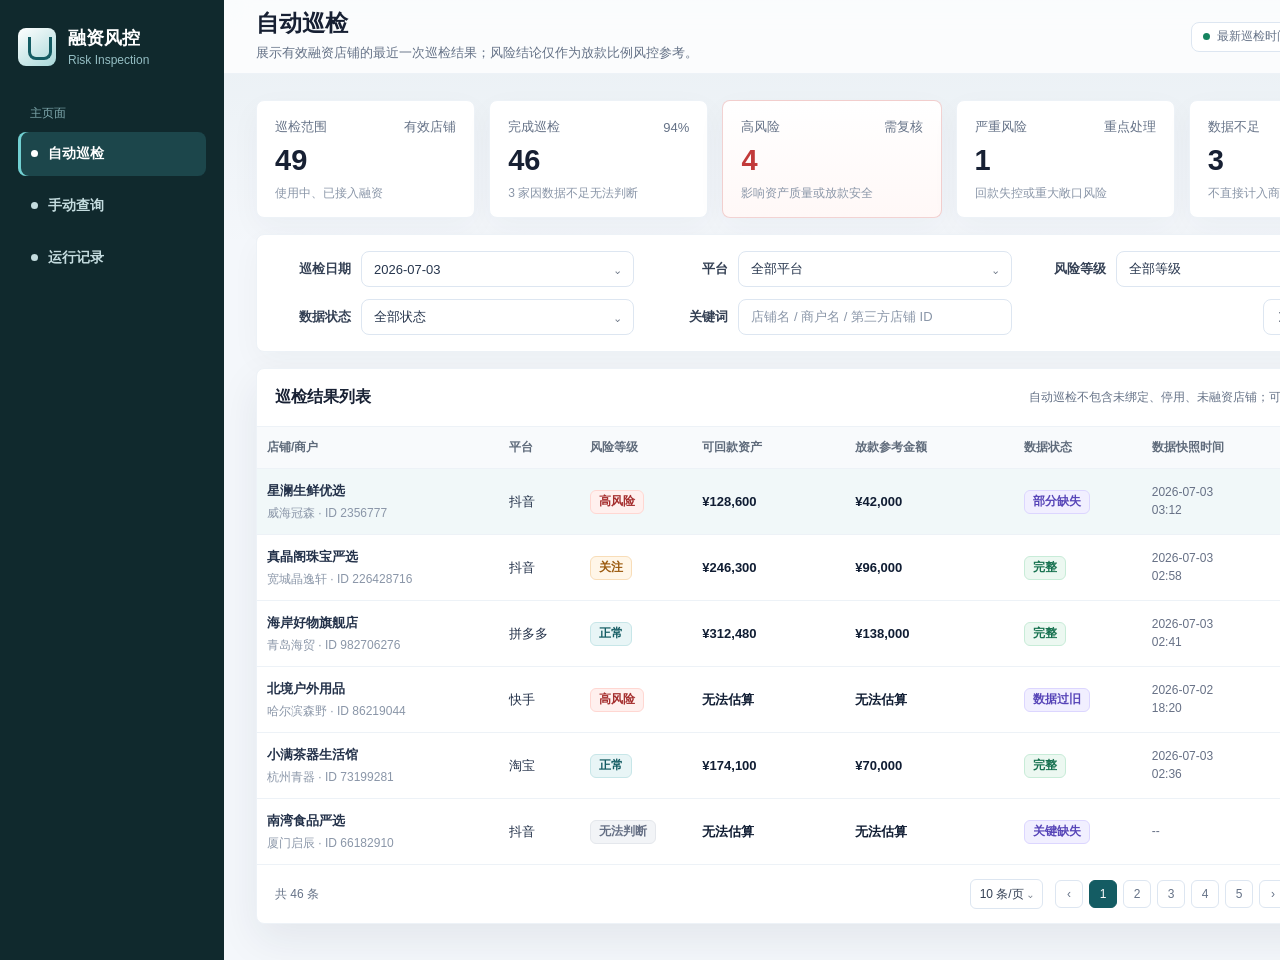
<file: preview/html/index.html>
<!doctype html>
<html lang="zh-CN">
<head>
    <meta charset="UTF-8" />
    <meta name="viewport" content="width=device-width, initial-scale=1.0" />
    <title>融资风控自动巡检 - UI Preview</title>
    <style>
        :root {
            --bg: #f4f7fb;
            --panel: #ffffff;
            --line: #dde6f1;
            --line-soft: #edf2f7;
            --text: #172033;
            --muted: #657287;
            --subtle: #8a96a8;
            --brand: #145c63;
            --brand-dark: #10292d;
            --brand-soft: #e8f5f6;
            --green: #16845f;
            --amber: #b86b11;
            --red: #c23a3a;
            --violet: #6655cc;
            --blue: #246bfe;
            --shadow: 0 16px 42px rgba(20, 37, 63, 0.08);
        }

        * {
            box-sizing: border-box;
        }

        body {
            margin: 0;
            min-height: 100vh;
            background: var(--bg);
            color: var(--text);
            font-family: "Microsoft YaHei", "PingFang SC", Arial, sans-serif;
            letter-spacing: 0;
        }

        .screen {
            width: 1440px;
            height: 960px;
            display: grid;
            grid-template-columns: 224px 1fr;
            overflow: hidden;
            background:
                linear-gradient(180deg, rgba(20, 92, 99, 0.05) 0, rgba(244, 247, 251, 0) 250px),
                var(--bg);
        }

        .sidebar {
            background: var(--brand-dark);
            color: #d8e8ea;
            padding: 28px 18px;
            display: flex;
            flex-direction: column;
        }

        .brand {
            display: flex;
            align-items: center;
            gap: 12px;
            margin-bottom: 38px;
        }

        .brand-mark {
            width: 38px;
            height: 38px;
            border-radius: 8px;
            background: linear-gradient(145deg, #ffffff, #a8d8d9);
            position: relative;
        }

        .brand-mark::after {
            content: "";
            position: absolute;
            left: 10px;
            top: 9px;
            width: 18px;
            height: 20px;
            border: 3px solid #145c63;
            border-top: 0;
            border-radius: 0 0 8px 8px;
        }

        .brand-title {
            color: #ffffff;
            font-size: 18px;
            font-weight: 760;
            line-height: 1.2;
        }

        .brand-sub {
            margin-top: 3px;
            color: #94bec3;
            font-size: 12px;
        }

        .nav-label {
            color: #7fa8ad;
            font-size: 12px;
            margin: 0 12px 10px;
        }

        .nav-item {
            height: 44px;
            display: flex;
            align-items: center;
            gap: 10px;
            padding: 0 13px;
            border-radius: 8px;
            margin-bottom: 8px;
            color: #c4dcdf;
            font-size: 14px;
            font-weight: 650;
        }

        .nav-item.active {
            background: #1c464b;
            color: #ffffff;
            box-shadow: inset 3px 0 0 #71d0d2;
        }

        .nav-dot {
            width: 7px;
            height: 7px;
            border-radius: 50%;
            background: currentColor;
        }

        .main {
            min-width: 0;
            display: flex;
            flex-direction: column;
        }

        .topbar {
            height: 74px;
            display: flex;
            align-items: center;
            justify-content: space-between;
            padding: 0 32px;
            background: rgba(255, 255, 255, 0.78);
            border-bottom: 1px solid var(--line-soft);
            backdrop-filter: blur(12px);
        }

        .title h1 {
            margin: 0;
            font-size: 23px;
            line-height: 1.1;
            font-weight: 780;
        }

        .title p {
            margin: 7px 0 0;
            font-size: 13px;
            color: var(--muted);
        }

        .top-meta {
            display: flex;
            align-items: center;
            gap: 10px;
        }

        .chip {
            height: 30px;
            display: inline-flex;
            align-items: center;
            gap: 7px;
            padding: 0 11px;
            border: 1px solid var(--line);
            border-radius: 8px;
            background: #ffffff;
            color: var(--muted);
            font-size: 12px;
            white-space: nowrap;
        }

        .chip-dot {
            width: 7px;
            height: 7px;
            border-radius: 50%;
            background: var(--green);
        }

        .content {
            padding: 26px 32px 28px;
            display: grid;
            grid-template-rows: auto auto 1fr;
            gap: 16px;
            min-height: 0;
        }

        .summary {
            display: grid;
            grid-template-columns: repeat(5, 1fr);
            gap: 14px;
        }

        .metric {
            background: var(--panel);
            border: 1px solid var(--line-soft);
            border-radius: 8px;
            padding: 17px 18px 15px;
            box-shadow: 0 10px 30px rgba(30, 45, 70, 0.04);
        }

        .metric.warn {
            border-color: rgba(194, 58, 58, 0.22);
            background: linear-gradient(180deg, #ffffff, #fff8f7);
        }

        .metric-label {
            display: flex;
            justify-content: space-between;
            align-items: center;
            color: var(--muted);
            font-size: 13px;
            margin-bottom: 10px;
        }

        .metric-value {
            font-size: 29px;
            font-weight: 780;
            line-height: 1;
        }

        .metric.warn .metric-value {
            color: var(--red);
        }

        .metric-note {
            margin-top: 10px;
            color: var(--subtle);
            font-size: 12px;
        }

        .filter-panel {
            background: var(--panel);
            border: 1px solid var(--line-soft);
            border-radius: 8px;
            padding: 16px 18px;
            box-shadow: 0 10px 30px rgba(30, 45, 70, 0.035);
        }

        .filter-grid {
            display: grid;
            grid-template-columns: repeat(3, minmax(0, 1fr));
            gap: 12px 18px;
            align-items: center;
        }

        .field {
            display: grid;
            grid-template-columns: 76px minmax(0, 1fr);
            align-items: center;
            gap: 10px;
        }

        .field label {
            color: #344054;
            font-size: 13px;
            font-weight: 650;
            text-align: right;
            white-space: nowrap;
        }

        .control {
            height: 36px;
            display: flex;
            align-items: center;
            justify-content: space-between;
            border: 1px solid var(--line);
            border-radius: 8px;
            background: #ffffff;
            color: #26354d;
            font-size: 13px;
            padding: 0 12px;
            min-width: 0;
        }

        .control.placeholder {
            color: var(--subtle);
        }

        .filter-actions {
            display: flex;
            align-items: center;
            justify-content: flex-end;
            gap: 10px;
        }

        .btn {
            height: 36px;
            border-radius: 8px;
            border: 1px solid var(--line);
            background: #ffffff;
            padding: 0 15px;
            color: #344054;
            font-size: 13px;
            font-weight: 700;
        }

        .btn.primary {
            border-color: var(--brand);
            background: var(--brand);
            color: #ffffff;
        }

        .table-panel {
            background: var(--panel);
            border: 1px solid var(--line-soft);
            border-radius: 8px;
            box-shadow: var(--shadow);
            overflow: hidden;
            min-height: 0;
            display: flex;
            flex-direction: column;
        }

        .panel-head {
            height: 58px;
            display: flex;
            align-items: center;
            justify-content: space-between;
            padding: 0 18px;
            border-bottom: 1px solid var(--line-soft);
        }

        .panel-title {
            font-size: 16px;
            font-weight: 760;
        }

        .panel-title span {
            margin-left: 10px;
            color: var(--subtle);
            font-size: 12px;
            font-weight: 400;
        }

        .scope-note {
            color: var(--muted);
            font-size: 12px;
        }

        .data-table {
            width: 100%;
            display: block;
        }

        .data-table thead,
        .data-table tbody {
            display: block;
        }

        .data-table tr {
            display: grid;
            grid-template-columns: 1.55fr 0.52fr 0.72fr 0.98fr 1.08fr 0.82fr 0.98fr 0.72fr;
            align-items: center;
        }

        .data-table th {
            height: 42px;
            display: flex;
            align-items: center;
            padding: 0 10px;
            background: #f8fafc;
            border-bottom: 1px solid var(--line-soft);
            color: #5f6b7b;
            font-size: 12px;
            font-weight: 700;
            text-align: left;
        }

        .data-table th:last-child,
        .data-table td:last-child {
            justify-content: center;
            padding-right: 26px;
        }

        .data-table td {
            height: 66px;
            display: flex;
            align-items: center;
            min-width: 0;
            padding: 0 10px;
            border-bottom: 1px solid var(--line-soft);
            color: #24324a;
            font-size: 13px;
        }

        .data-table tr.selected td {
            background: #f1f8f9;
        }

        .shop {
            display: block;
            min-width: 0;
        }

        .shop-name {
            font-weight: 760;
            margin-bottom: 5px;
            overflow: hidden;
            text-overflow: ellipsis;
            white-space: nowrap;
        }

        .shop-meta {
            color: var(--subtle);
            font-size: 12px;
            overflow: hidden;
            text-overflow: ellipsis;
            white-space: nowrap;
        }

        .tag {
            display: inline-flex;
            align-items: center;
            height: 24px;
            border-radius: 6px;
            padding: 0 8px;
            font-size: 12px;
            font-weight: 700;
            white-space: nowrap;
        }

        .tag.high {
            color: #a52e2e;
            background: #fff0ee;
            border: 1px solid #ffd7d2;
        }

        .tag.medium {
            color: #9b5a0f;
            background: #fff6e8;
            border: 1px solid #f8ddb8;
        }

        .tag.low {
            color: #145c63;
            background: #e8f5f6;
            border: 1px solid #c7e6e8;
        }

        .tag.good {
            color: #16714f;
            background: #ecf8f1;
            border: 1px solid #c8ecd8;
        }

        .tag.data {
            color: #5745b8;
            background: #f1efff;
            border: 1px solid #dcd6ff;
        }

        .tag.gray {
            color: #667085;
            background: #f2f4f7;
            border: 1px solid #e4e7ec;
        }

        .money {
            font-weight: 780;
            color: #101d33;
            white-space: nowrap;
        }

        .action-text {
            overflow: hidden;
            text-overflow: ellipsis;
            white-space: nowrap;
            color: #344054;
        }

        .date-text {
            color: #667085;
            font-size: 12px;
            line-height: 1.45;
        }

        .link {
            color: var(--brand);
            font-weight: 760;
            white-space: nowrap;
        }

        .pagination {
            height: 58px;
            display: flex;
            align-items: center;
            justify-content: space-between;
            padding: 0 18px;
            color: var(--muted);
            font-size: 12px;
        }

        .pager-right {
            display: flex;
            align-items: center;
            gap: 12px;
        }

        .page-size {
            height: 30px;
            border: 1px solid var(--line);
            border-radius: 6px;
            background: #ffffff;
            display: flex;
            align-items: center;
            padding: 0 9px;
            color: #344054;
            font-size: 12px;
            white-space: nowrap;
        }

        .pages {
            display: flex;
            gap: 6px;
        }

        .page-num {
            min-width: 28px;
            height: 28px;
            border: 1px solid var(--line);
            border-radius: 6px;
            display: flex;
            align-items: center;
            justify-content: center;
            background: #ffffff;
        }

        .page-num.active {
            color: #ffffff;
            border-color: var(--brand);
            background: var(--brand);
        }

        .page-jump {
            display: flex;
            align-items: center;
            gap: 6px;
            color: var(--muted);
            white-space: nowrap;
        }

        .jump-input {
            width: 42px;
            height: 30px;
            border: 1px solid var(--line);
            border-radius: 6px;
            background: #ffffff;
            display: flex;
            align-items: center;
            justify-content: center;
            color: #344054;
        }
    </style>
</head>
<body>
    <div class="screen">
        <aside class="sidebar">
            <div class="brand">
                <div class="brand-mark"></div>
                <div>
                    <div class="brand-title">融资风控</div>
                    <div class="brand-sub">Risk Inspection</div>
                </div>
            </div>

            <div class="nav-label">主页面</div>
            <div class="nav-item active"><span class="nav-dot"></span>自动巡检</div>
            <div class="nav-item"><span class="nav-dot"></span>手动查询</div>
            <div class="nav-item"><span class="nav-dot"></span>运行记录</div>
        </aside>

        <main class="main">
            <header class="topbar">
                <div class="title">
                    <h1>自动巡检</h1>
                    <p>展示有效融资店铺的最近一次巡检结果；风险结论仅作为放款比例风控参考。</p>
                </div>
                <div class="top-meta">
                    <div class="chip"><span class="chip-dot"></span>最新巡检时间：2026-07-03 03:12</div>
                </div>
            </header>

            <section class="content">
                <div class="summary">
                    <div class="metric">
                        <div class="metric-label">巡检范围 <span>有效店铺</span></div>
                        <div class="metric-value">49</div>
                        <div class="metric-note">使用中、已接入融资</div>
                    </div>
                    <div class="metric">
                        <div class="metric-label">完成巡检 <span>94%</span></div>
                        <div class="metric-value">46</div>
                        <div class="metric-note">3 家因数据不足无法判断</div>
                    </div>
                    <div class="metric warn">
                        <div class="metric-label">高风险 <span>需复核</span></div>
                        <div class="metric-value">4</div>
                        <div class="metric-note">影响资产质量或放款安全</div>
                    </div>
                    <div class="metric">
                        <div class="metric-label">严重风险 <span>重点处理</span></div>
                        <div class="metric-value">1</div>
                        <div class="metric-note">回款失控或重大敞口风险</div>
                    </div>
                    <div class="metric">
                        <div class="metric-label">数据不足 <span>单独标识</span></div>
                        <div class="metric-value">3</div>
                        <div class="metric-note">不直接计入商户风险</div>
                    </div>
                </div>

                <div class="filter-panel">
                    <div class="filter-grid">
                        <div class="field">
                            <label>巡检日期</label>
                            <div class="control">2026-07-03 <span>⌄</span></div>
                        </div>
                        <div class="field">
                            <label>平台</label>
                            <div class="control">全部平台 <span>⌄</span></div>
                        </div>
                        <div class="field">
                            <label>风险等级</label>
                            <div class="control">全部等级 <span>⌄</span></div>
                        </div>
                        <div class="field">
                            <label>数据状态</label>
                            <div class="control">全部状态 <span>⌄</span></div>
                        </div>
                        <div class="field">
                            <label>关键词</label>
                            <div class="control placeholder">店铺名 / 商户名 / 第三方店铺 ID</div>
                        </div>
                        <div class="filter-actions">
                            <button class="btn">重置</button>
                            <button class="btn primary">查询</button>
                        </div>
                    </div>
                </div>

                <section class="table-panel">
                    <div class="panel-head">
                        <div class="panel-title">巡检结果列表</div>
                        <div class="scope-note">自动巡检不包含未绑定、停用、未融资店铺；可在手动查询中查看。</div>
                    </div>

                    <table class="data-table">
                        <thead>
                            <tr>
                                <th>店铺/商户</th>
                                <th>平台</th>
                                <th>风险等级</th>
                                <th>可回款资产</th>
                                <th>放款参考金额</th>
                                <th>数据状态</th>
                                <th>数据快照时间</th>
                                <th>操作</th>
                            </tr>
                        </thead>
                        <tbody>
                            <tr class="selected">
                                <td>
                                    <div class="shop">
                                        <div class="shop-name">星澜生鲜优选</div>
                                        <div class="shop-meta">威海冠森 · ID 2356777</div>
                                    </div>
                                </td>
                                <td>抖音</td>
                                <td><span class="tag high">高风险</span></td>
                                <td><span class="money">¥128,600</span></td>
                                <td><span class="money">¥42,000</span></td>
                                <td><span class="tag data">部分缺失</span></td>
                                <td><div class="date-text">2026-07-03<br />03:12</div></td>
                                <td><span class="link">查看报告</span></td>
                            </tr>
                            <tr>
                                <td>
                                    <div class="shop">
                                        <div class="shop-name">真晶阁珠宝严选</div>
                                        <div class="shop-meta">宽城晶逸轩 · ID 226428716</div>
                                    </div>
                                </td>
                                <td>抖音</td>
                                <td><span class="tag medium">关注</span></td>
                                <td><span class="money">¥246,300</span></td>
                                <td><span class="money">¥96,000</span></td>
                                <td><span class="tag good">完整</span></td>
                                <td><div class="date-text">2026-07-03<br />02:58</div></td>
                                <td><span class="link">查看报告</span></td>
                            </tr>
                            <tr>
                                <td>
                                    <div class="shop">
                                        <div class="shop-name">海岸好物旗舰店</div>
                                        <div class="shop-meta">青岛海贸 · ID 982706276</div>
                                    </div>
                                </td>
                                <td>拼多多</td>
                                <td><span class="tag low">正常</span></td>
                                <td><span class="money">¥312,480</span></td>
                                <td><span class="money">¥138,000</span></td>
                                <td><span class="tag good">完整</span></td>
                                <td><div class="date-text">2026-07-03<br />02:41</div></td>
                                <td><span class="link">查看报告</span></td>
                            </tr>
                            <tr>
                                <td>
                                    <div class="shop">
                                        <div class="shop-name">北境户外用品</div>
                                        <div class="shop-meta">哈尔滨森野 · ID 86219044</div>
                                    </div>
                                </td>
                                <td>快手</td>
                                <td><span class="tag high">高风险</span></td>
                                <td><span class="money">无法估算</span></td>
                                <td><span class="money">无法估算</span></td>
                                <td><span class="tag data">数据过旧</span></td>
                                <td><div class="date-text">2026-07-02<br />18:20</div></td>
                                <td><span class="link">查看报告</span></td>
                            </tr>
                            <tr>
                                <td>
                                    <div class="shop">
                                        <div class="shop-name">小满茶器生活馆</div>
                                        <div class="shop-meta">杭州青器 · ID 73199281</div>
                                    </div>
                                </td>
                                <td>淘宝</td>
                                <td><span class="tag low">正常</span></td>
                                <td><span class="money">¥174,100</span></td>
                                <td><span class="money">¥70,000</span></td>
                                <td><span class="tag good">完整</span></td>
                                <td><div class="date-text">2026-07-03<br />02:36</div></td>
                                <td><span class="link">查看报告</span></td>
                            </tr>
                            <tr>
                                <td>
                                    <div class="shop">
                                        <div class="shop-name">南湾食品严选</div>
                                        <div class="shop-meta">厦门启辰 · ID 66182910</div>
                                    </div>
                                </td>
                                <td>抖音</td>
                                <td><span class="tag gray">无法判断</span></td>
                                <td><span class="money">无法估算</span></td>
                                <td><span class="money">无法估算</span></td>
                                <td><span class="tag data">关键缺失</span></td>
                                <td><div class="date-text">--</div></td>
                                <td><span class="link">查看报告</span></td>
                            </tr>
                        </tbody>
                    </table>

                    <div class="pagination">
                        <div>共 46 条</div>
                        <div class="pager-right">
                            <div class="page-size">10 条/页 ⌄</div>
                            <div class="pages">
                                <div class="page-num">‹</div>
                                <div class="page-num active">1</div>
                                <div class="page-num">2</div>
                                <div class="page-num">3</div>
                                <div class="page-num">4</div>
                                <div class="page-num">5</div>
                                <div class="page-num">›</div>
                            </div>
                            <div class="page-jump">
                                <span>跳至</span>
                                <span class="jump-input">1</span>
                                <span>页</span>
                            </div>
                        </div>
                    </div>
                </section>
            </section>
        </main>
    </div>
</body>
</html>
</file>
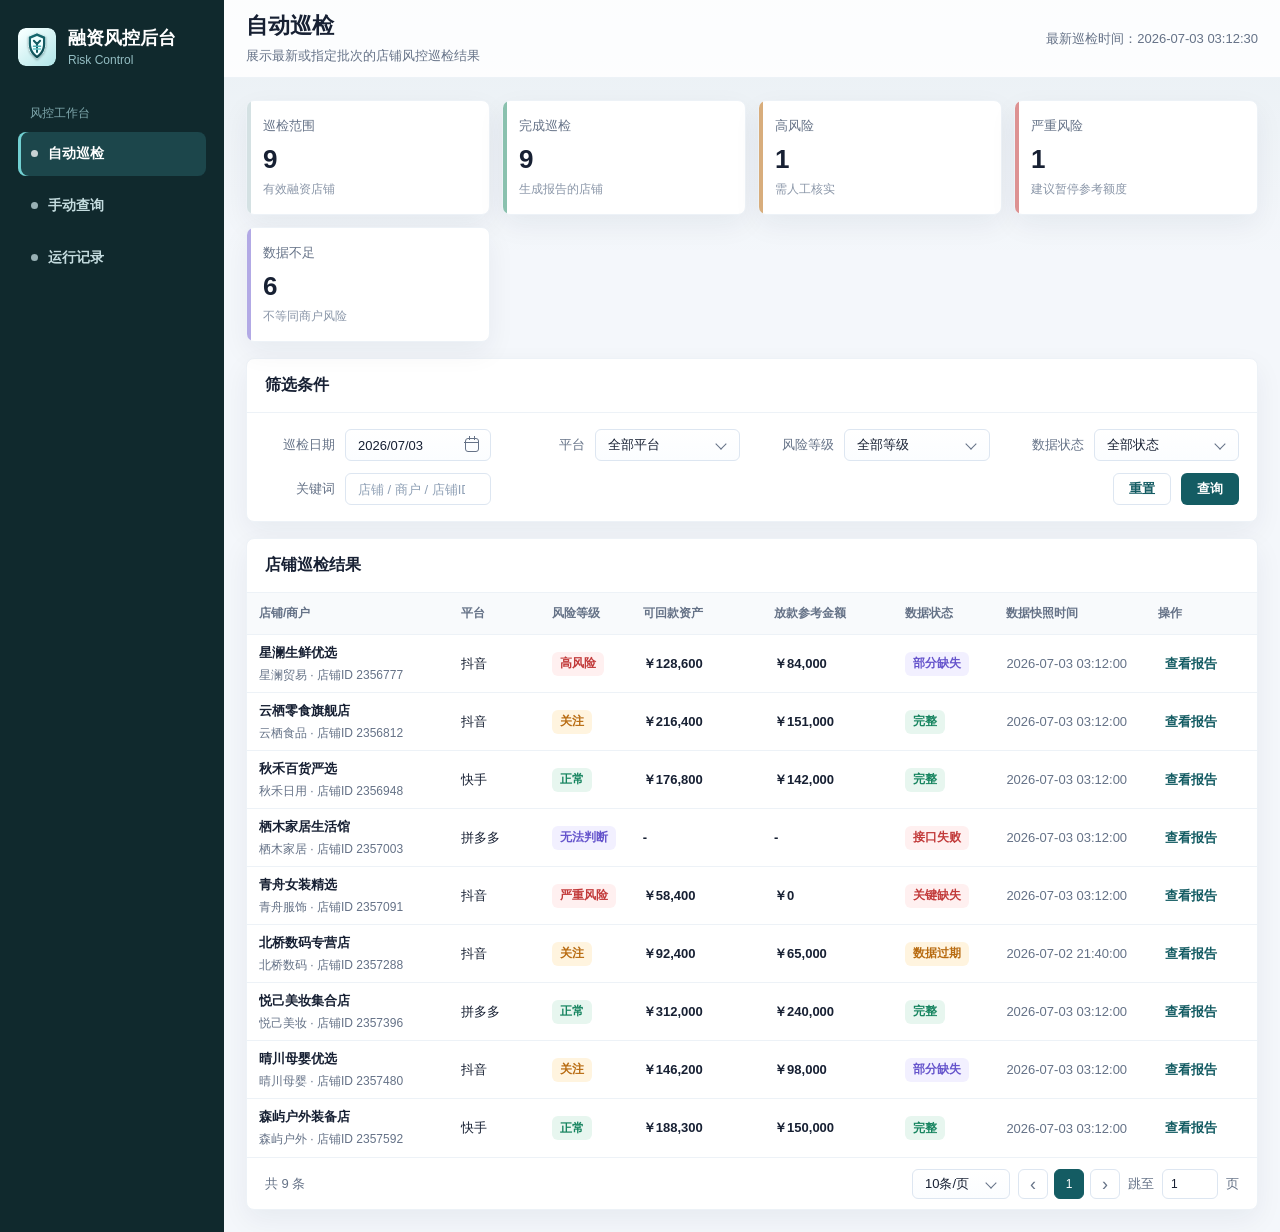
<file: pages/auto-inspection.html>
<!doctype html>
<html lang="zh-CN">
<head>
  <meta charset="UTF-8">
  <meta name="viewport" content="width=device-width, initial-scale=1.0">
  <title>自动巡检 - 融资风控后台</title>
  <link rel="stylesheet" href="../assets/css/tokens.css">
  <link rel="stylesheet" href="../assets/css/reset.css">
  <link rel="stylesheet" href="../assets/css/layout.css">
  <link rel="stylesheet" href="../assets/css/components.css">
  <link rel="stylesheet" href="../assets/css/pages/auto-inspection.css">
</head>
<body>
  <div class="app-shell">
    <aside class="sidebar">
      <a class="brand" href="auto-inspection.html">
        <img class="brand-mark" src="../assets/images/risk-admin-icon.svg" alt="">
        <span>
          <span class="brand-title">融资风控后台</span>
          <span class="brand-sub">Risk Control</span>
        </span>
      </a>
      <div class="nav-label">风控工作台</div>
      <nav class="nav">
        <a class="nav-item is-active" href="auto-inspection.html"><span class="nav-dot"></span>自动巡检</a>
        <a class="nav-item" href="manual-query.html"><span class="nav-dot"></span>手动查询</a>
        <a class="nav-item" href="run-records.html"><span class="nav-dot"></span>运行记录</a>
      </nav>
    </aside>

    <main class="main">
      <header class="topbar">
        <div>
          <h1 class="page-title">自动巡检</h1>
          <div class="page-subtitle">展示最新或指定批次的店铺风控巡检结果</div>
        </div>
        <div class="topbar-meta" id="latest-inspection-time"></div>
      </header>

      <section class="page-content is-wide">
        <div class="summary-grid" id="summary-grid"></div>

        <section class="panel">
          <div class="panel-header">
            <h2 class="panel-title">筛选条件</h2>
          </div>
          <div class="panel-body">
            <form class="filter-grid" id="inspection-filter">
              <div class="field">
                <label for="inspection-date">巡检日期</label>
                <input class="control" id="inspection-date" name="inspectionDate" type="date" value="2026-07-03">
              </div>
              <div class="field">
                <label for="platform">平台</label>
                <select class="control" id="platform" name="platform">
                  <option value="">全部平台</option>
                  <option value="抖音">抖音</option>
                  <option value="快手">快手</option>
                  <option value="拼多多">拼多多</option>
                </select>
              </div>
              <div class="field">
                <label for="risk-level">风险等级</label>
                <select class="control" id="risk-level" name="riskLevel">
                  <option value="">全部等级</option>
                  <option value="normal">正常</option>
                  <option value="watch">关注</option>
                  <option value="high">高风险</option>
                  <option value="critical">严重风险</option>
                  <option value="unable">无法判断</option>
                </select>
              </div>
              <div class="field">
                <label for="data-status">数据状态</label>
                <select class="control" id="data-status" name="dataStatus">
                  <option value="">全部状态</option>
                  <option value="complete">完整</option>
                  <option value="partial_missing">部分缺失</option>
                  <option value="critical_missing">关键缺失</option>
                  <option value="api_failed">接口失败</option>
                  <option value="auth_failed">授权失败</option>
                  <option value="stale">数据过期</option>
                </select>
              </div>
              <div class="field">
                <label for="keyword">关键词</label>
                <input class="control" id="keyword" name="keyword" type="search" placeholder="店铺 / 商户 / 店铺ID">
              </div>
              <div class="filter-actions">
                <button class="btn btn-secondary" type="reset">重置</button>
                <button class="btn btn-primary" type="submit">查询</button>
              </div>
            </form>
          </div>
        </section>

        <section class="panel">
          <div class="panel-header">
            <h2 class="panel-title">店铺巡检结果</h2>
          </div>
          <div class="table-wrap">
            <table class="data-table auto-table">
              <colgroup>
                <col class="col-store">
                <col class="col-platform">
                <col class="col-risk">
                <col class="col-asset">
                <col class="col-loan">
                <col class="col-status">
                <col class="col-time">
                <col class="col-action">
              </colgroup>
              <thead>
                <tr>
                  <th>店铺/商户</th>
                  <th>平台</th>
                  <th>风险等级</th>
                  <th>可回款资产</th>
                  <th>放款参考金额</th>
                  <th>数据状态</th>
                  <th>数据快照时间</th>
                  <th>操作</th>
                </tr>
              </thead>
              <tbody id="inspection-table-body"></tbody>
            </table>
          </div>
          <div class="pagination" id="inspection-pagination"></div>
        </section>
      </section>
    </main>
  </div>

  <script src="../assets/js/core/config.js"></script>
  <script src="../assets/js/core/request.js"></script>
  <script src="../assets/js/utils/enums.js"></script>
  <script src="../assets/js/utils/format.js"></script>
  <script src="../assets/js/utils/query.js"></script>
  <script src="../assets/js/utils/dom.js"></script>
  <script src="../assets/js/mock/store.mock.js"></script>
  <script src="../assets/js/mock/inspection.mock.js"></script>
  <script src="../assets/js/mock/report.mock.js"></script>
  <script src="../assets/js/api/store-api.js"></script>
  <script src="../assets/js/api/risk-api.js"></script>
  <script src="../assets/js/adapters/store-adapter.js"></script>
  <script src="../assets/js/adapters/inspection-adapter.js"></script>
  <script src="../assets/js/pages/auto-inspection.js"></script>
</body>
</html>
</file>
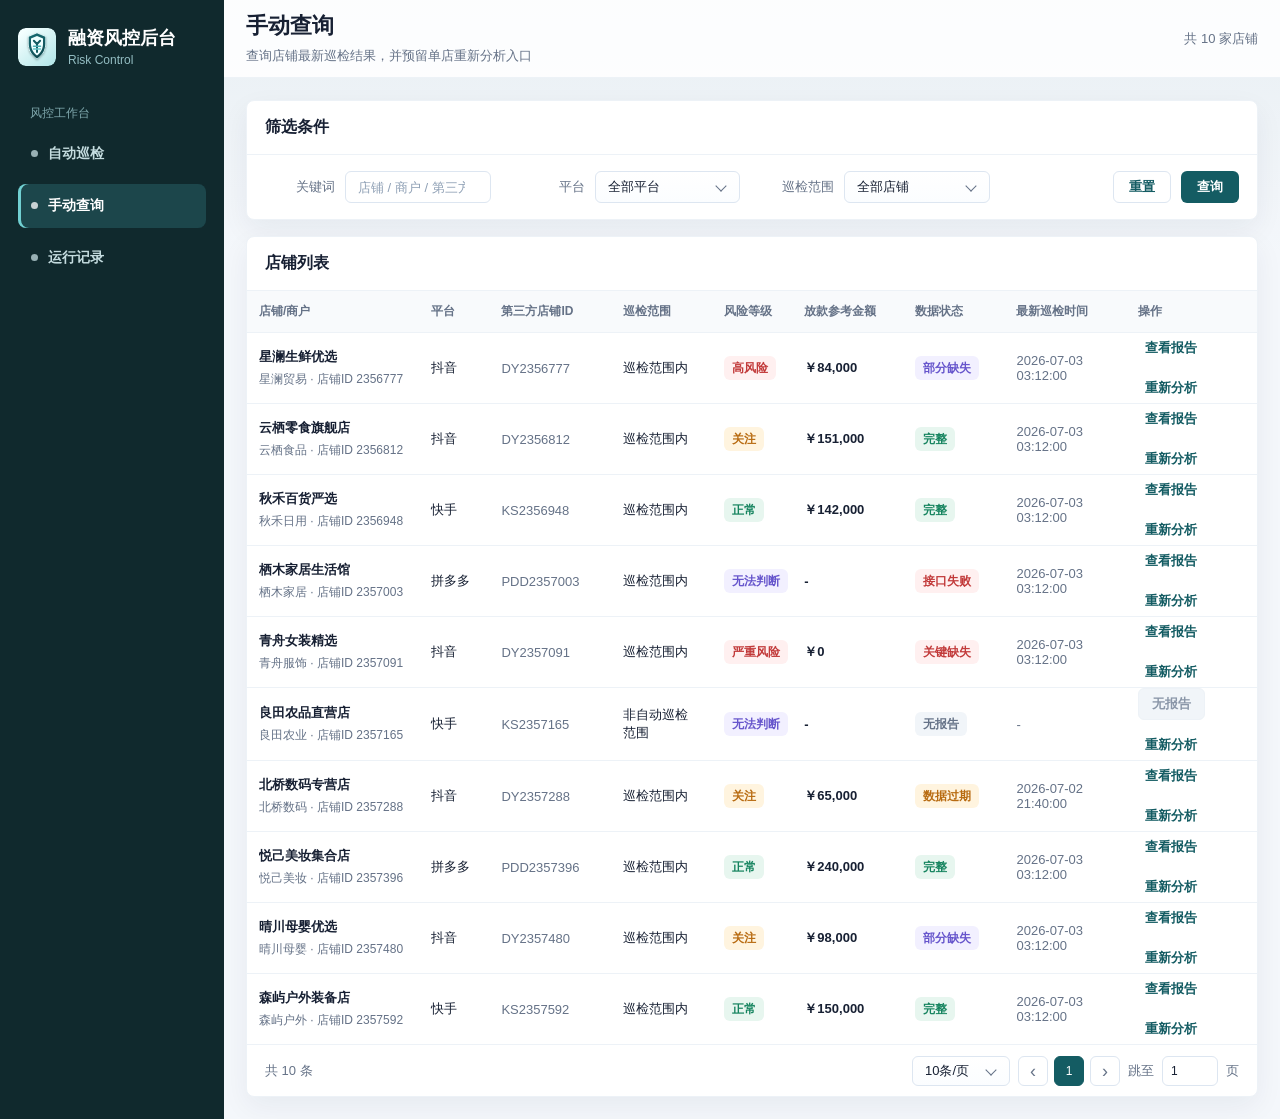
<file: pages/manual-query.html>
<!doctype html>
<html lang="zh-CN">
<head>
  <meta charset="UTF-8">
  <meta name="viewport" content="width=device-width, initial-scale=1.0">
  <title>手动查询 - 融资风控后台</title>
  <link rel="stylesheet" href="../assets/css/tokens.css">
  <link rel="stylesheet" href="../assets/css/reset.css">
  <link rel="stylesheet" href="../assets/css/layout.css">
  <link rel="stylesheet" href="../assets/css/components.css">
  <link rel="stylesheet" href="../assets/css/pages/manual-query.css">
</head>
<body>
  <div class="app-shell">
    <aside class="sidebar">
      <a class="brand" href="auto-inspection.html">
        <img class="brand-mark" src="../assets/images/risk-admin-icon.svg" alt="">
        <span>
          <span class="brand-title">融资风控后台</span>
          <span class="brand-sub">Risk Control</span>
        </span>
      </a>
      <div class="nav-label">风控工作台</div>
      <nav class="nav">
        <a class="nav-item" href="auto-inspection.html"><span class="nav-dot"></span>自动巡检</a>
        <a class="nav-item is-active" href="manual-query.html"><span class="nav-dot"></span>手动查询</a>
        <a class="nav-item" href="run-records.html"><span class="nav-dot"></span>运行记录</a>
      </nav>
    </aside>

    <main class="main">
      <header class="topbar">
        <div>
          <h1 class="page-title">手动查询</h1>
          <div class="page-subtitle">查询店铺最新巡检结果，并预留单店重新分析入口</div>
        </div>
        <div class="topbar-meta" id="manual-total"></div>
      </header>

      <section class="page-content is-wide">
        <section class="panel">
          <div class="panel-header">
            <h2 class="panel-title">筛选条件</h2>
          </div>
          <div class="panel-body">
            <form class="filter-grid" id="manual-filter">
              <div class="field">
                <label for="manual-keyword">关键词</label>
                <input class="control" id="manual-keyword" name="keyword" type="search" placeholder="店铺 / 商户 / 第三方ID">
              </div>
              <div class="field">
                <label for="manual-platform">平台</label>
                <select class="control" id="manual-platform" name="platform">
                  <option value="">全部平台</option>
                  <option value="抖音">抖音</option>
                  <option value="快手">快手</option>
                  <option value="拼多多">拼多多</option>
                </select>
              </div>
              <div class="field">
                <label for="manual-scope">巡检范围</label>
                <select class="control" id="manual-scope" name="scope">
                  <option value="">全部店铺</option>
                  <option value="巡检范围内">巡检范围内</option>
                  <option value="非自动巡检范围">非自动巡检范围</option>
                </select>
              </div>
              <div class="filter-actions">
                <button class="btn btn-secondary" type="reset">重置</button>
                <button class="btn btn-primary" type="submit">查询</button>
              </div>
            </form>
          </div>
        </section>

        <section class="panel">
          <div class="panel-header">
            <h2 class="panel-title">店铺列表</h2>
          </div>
          <div class="table-wrap">
            <table class="data-table manual-table">
              <colgroup>
                <col class="col-store">
                <col class="col-platform">
                <col class="col-third-id">
                <col class="col-scope">
                <col class="col-risk">
                <col class="col-loan">
                <col class="col-status">
                <col class="col-time">
                <col class="col-action">
              </colgroup>
              <thead>
                <tr>
                  <th>店铺/商户</th>
                  <th>平台</th>
                  <th>第三方店铺ID</th>
                  <th>巡检范围</th>
                  <th>风险等级</th>
                  <th>放款参考金额</th>
                  <th>数据状态</th>
                  <th>最新巡检时间</th>
                  <th>操作</th>
                </tr>
              </thead>
              <tbody id="manual-table-body"></tbody>
            </table>
          </div>
          <div class="pagination" id="manual-pagination"></div>
        </section>
      </section>
    </main>
  </div>

  <div class="modal-mask" id="modal-mask">
    <div class="modal">
      <div class="modal-header">
        <h2 class="modal-title"></h2>
        <button class="btn btn-text" data-modal-close>关闭</button>
      </div>
      <div class="modal-body"></div>
      <div class="modal-footer"></div>
    </div>
  </div>

  <script src="../assets/js/core/config.js"></script>
  <script src="../assets/js/core/request.js"></script>
  <script src="../assets/js/utils/enums.js"></script>
  <script src="../assets/js/utils/format.js"></script>
  <script src="../assets/js/utils/query.js"></script>
  <script src="../assets/js/utils/dom.js"></script>
  <script src="../assets/js/mock/store.mock.js"></script>
  <script src="../assets/js/mock/inspection.mock.js"></script>
  <script src="../assets/js/mock/report.mock.js"></script>
  <script src="../assets/js/api/store-api.js"></script>
  <script src="../assets/js/api/risk-api.js"></script>
  <script src="../assets/js/adapters/store-adapter.js"></script>
  <script src="../assets/js/adapters/inspection-adapter.js"></script>
  <script src="../assets/js/pages/manual-query.js"></script>
</body>
</html>
</file>
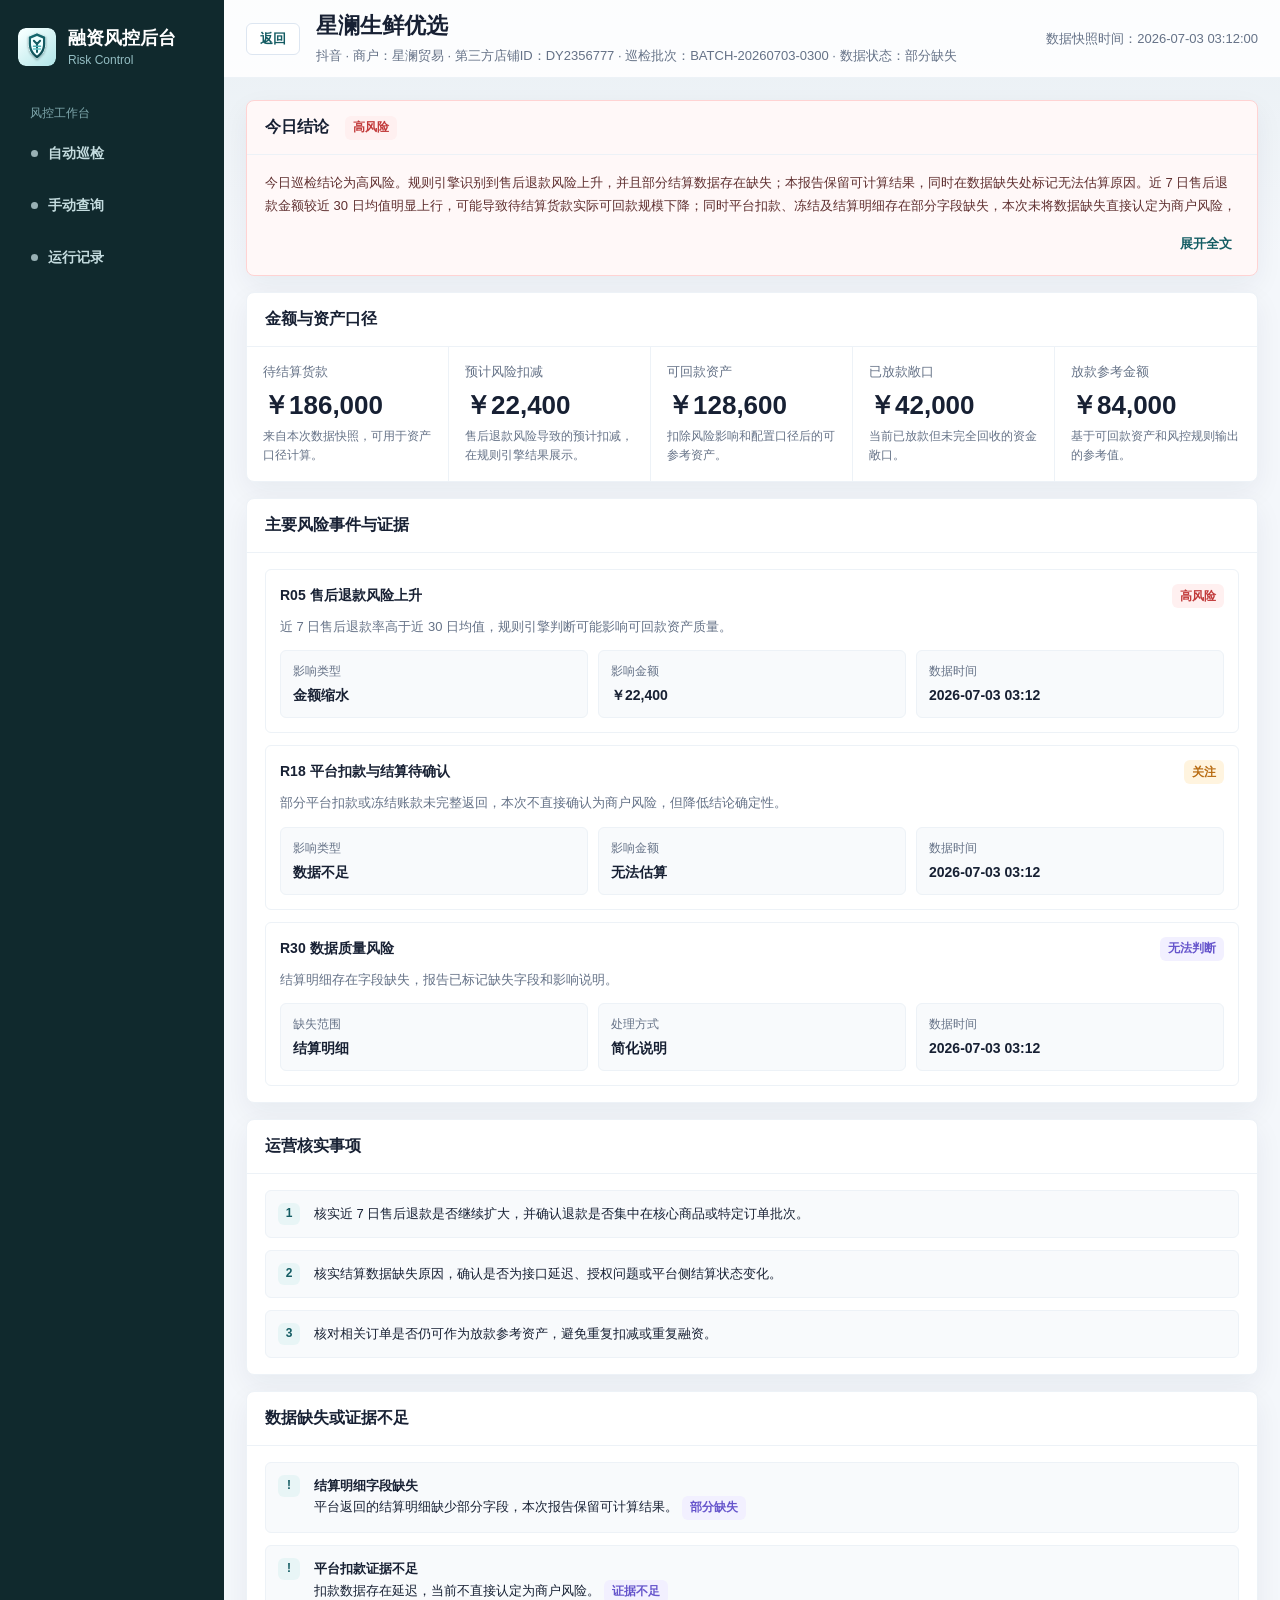
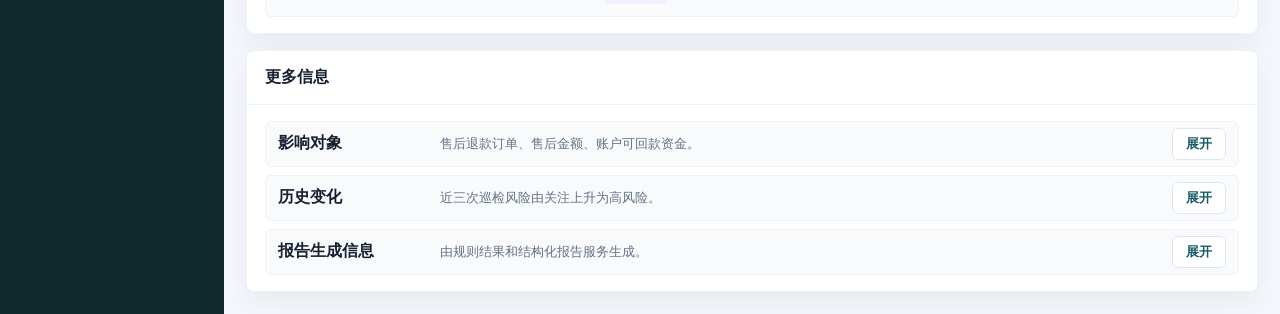
<file: pages/report-detail.html>
<!doctype html>
<html lang="zh-CN">
<head>
  <meta charset="UTF-8">
  <meta name="viewport" content="width=device-width, initial-scale=1.0">
  <title>风险报告 - 融资风控后台</title>
  <link rel="stylesheet" href="../assets/css/tokens.css">
  <link rel="stylesheet" href="../assets/css/reset.css">
  <link rel="stylesheet" href="../assets/css/layout.css">
  <link rel="stylesheet" href="../assets/css/components.css">
  <link rel="stylesheet" href="../assets/css/pages/report-detail.css">
</head>
<body>
  <div class="app-shell">
    <aside class="sidebar">
      <a class="brand" href="auto-inspection.html">
        <img class="brand-mark" src="../assets/images/risk-admin-icon.svg" alt="">
        <span>
          <span class="brand-title">融资风控后台</span>
          <span class="brand-sub">Risk Control</span>
        </span>
      </a>
      <div class="nav-label">风控工作台</div>
      <nav class="nav">
        <a class="nav-item" href="auto-inspection.html"><span class="nav-dot"></span>自动巡检</a>
        <a class="nav-item" href="manual-query.html"><span class="nav-dot"></span>手动查询</a>
        <a class="nav-item" href="run-records.html"><span class="nav-dot"></span>运行记录</a>
      </nav>
    </aside>

    <main class="main">
      <header class="topbar">
        <div class="report-head">
          <button class="btn btn-secondary" id="back-button" type="button">返回</button>
          <div>
            <h1 class="page-title" id="report-title">风险报告</h1>
            <div class="page-subtitle" id="report-subtitle"></div>
          </div>
        </div>
        <div class="topbar-meta" id="report-snapshot"></div>
      </header>

      <section class="page-content is-wide">
        <div id="conclusion-panel"></div>

        <section class="panel">
          <div class="panel-header">
            <h2 class="panel-title">金额与资产口径</h2>
          </div>
          <div class="amount-grid" id="amount-basis"></div>
        </section>

        <section class="panel">
          <div class="panel-header">
            <h2 class="panel-title">主要风险事件与证据</h2>
          </div>
          <div class="panel-body">
            <div class="risk-list" id="risk-events"></div>
          </div>
        </section>

        <section class="panel">
          <div class="panel-header">
            <h2 class="panel-title">运营核实事项</h2>
          </div>
          <div class="panel-body">
            <div class="verify-list" id="verify-items"></div>
          </div>
        </section>

        <section class="panel">
          <div class="panel-header">
            <h2 class="panel-title">数据缺失或证据不足</h2>
          </div>
          <div class="panel-body">
            <div class="issue-list" id="data-issues"></div>
          </div>
        </section>

        <section class="panel">
          <div class="panel-header">
            <h2 class="panel-title">更多信息</h2>
          </div>
          <div class="panel-body">
            <div class="fold-list" id="more-info"></div>
          </div>
        </section>
      </section>
    </main>
  </div>

  <script src="../assets/js/core/config.js"></script>
  <script src="../assets/js/core/request.js"></script>
  <script src="../assets/js/utils/enums.js"></script>
  <script src="../assets/js/utils/format.js"></script>
  <script src="../assets/js/utils/query.js"></script>
  <script src="../assets/js/utils/dom.js"></script>
  <script src="../assets/js/mock/store.mock.js"></script>
  <script src="../assets/js/mock/inspection.mock.js"></script>
  <script src="../assets/js/mock/report.mock.js"></script>
  <script src="../assets/js/api/risk-api.js"></script>
  <script src="../assets/js/adapters/report-adapter.js"></script>
  <script src="../assets/js/pages/report-detail.js"></script>
</body>
</html>
</file>
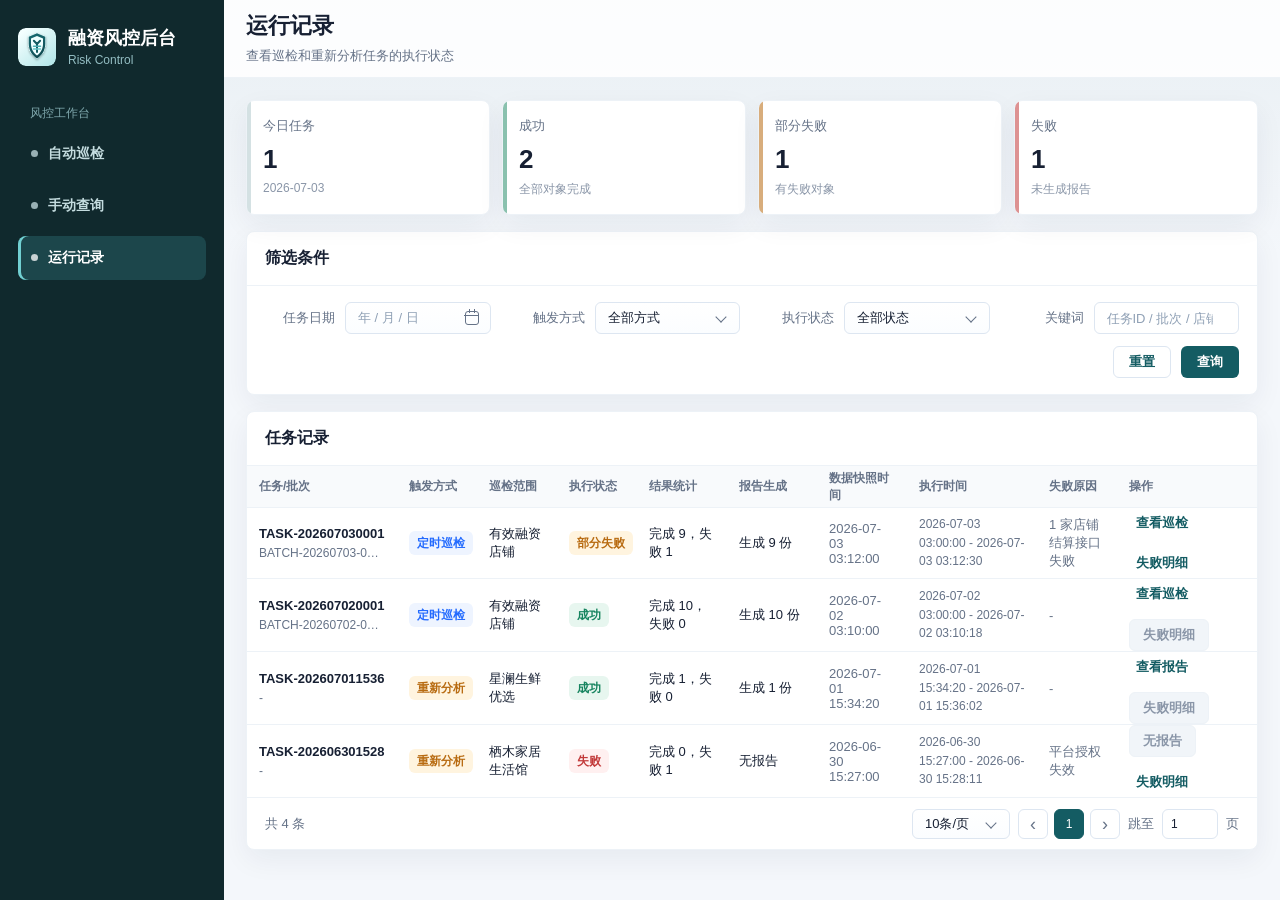
<file: pages/run-records.html>
<!doctype html>
<html lang="zh-CN">
<head>
  <meta charset="UTF-8">
  <meta name="viewport" content="width=device-width, initial-scale=1.0">
  <title>运行记录 - 融资风控后台</title>
  <link rel="stylesheet" href="../assets/css/tokens.css">
  <link rel="stylesheet" href="../assets/css/reset.css">
  <link rel="stylesheet" href="../assets/css/layout.css">
  <link rel="stylesheet" href="../assets/css/components.css">
  <link rel="stylesheet" href="../assets/css/pages/run-records.css">
</head>
<body>
  <div class="app-shell">
    <aside class="sidebar">
      <a class="brand" href="auto-inspection.html">
        <img class="brand-mark" src="../assets/images/risk-admin-icon.svg" alt="">
        <span>
          <span class="brand-title">融资风控后台</span>
          <span class="brand-sub">Risk Control</span>
        </span>
      </a>
      <div class="nav-label">风控工作台</div>
      <nav class="nav">
        <a class="nav-item" href="auto-inspection.html"><span class="nav-dot"></span>自动巡检</a>
        <a class="nav-item" href="manual-query.html"><span class="nav-dot"></span>手动查询</a>
        <a class="nav-item is-active" href="run-records.html"><span class="nav-dot"></span>运行记录</a>
      </nav>
    </aside>

    <main class="main">
      <header class="topbar">
        <div>
          <h1 class="page-title">运行记录</h1>
          <div class="page-subtitle">查看巡检和重新分析任务的执行状态</div>
        </div>
      </header>

      <section class="page-content is-wide">
        <div class="summary-grid" id="records-summary"></div>

        <section class="panel">
          <div class="panel-header">
            <h2 class="panel-title">筛选条件</h2>
          </div>
          <div class="panel-body">
            <form class="filter-grid" id="records-filter">
              <div class="field">
                <label for="task-date">任务日期</label>
                <input class="control" id="task-date" name="taskDate" type="date">
              </div>
              <div class="field">
                <label for="trigger-type">触发方式</label>
                <select class="control" id="trigger-type" name="triggerType">
                  <option value="">全部方式</option>
                  <option value="scheduled">定时巡检</option>
                  <option value="rerun">重新分析</option>
                  <option value="manual_trigger">手动触发</option>
                </select>
              </div>
              <div class="field">
                <label for="task-status">执行状态</label>
                <select class="control" id="task-status" name="taskStatus">
                  <option value="">全部状态</option>
                  <option value="success">成功</option>
                  <option value="partial_failed">部分失败</option>
                  <option value="failed">失败</option>
                  <option value="running">执行中</option>
                </select>
              </div>
              <div class="field">
                <label for="records-keyword">关键词</label>
                <input class="control" id="records-keyword" name="keyword" type="search" placeholder="任务ID / 批次 / 店铺">
              </div>
              <div class="filter-actions">
                <button class="btn btn-secondary" type="reset">重置</button>
                <button class="btn btn-primary" type="submit">查询</button>
              </div>
            </form>
          </div>
        </section>

        <section class="panel">
          <div class="panel-header">
            <h2 class="panel-title">任务记录</h2>
          </div>
          <div class="table-wrap">
            <table class="data-table records-table">
              <colgroup>
                <col class="col-task">
                <col class="col-trigger">
                <col class="col-scope">
                <col class="col-status">
                <col class="col-result">
                <col class="col-report">
                <col class="col-snapshot">
                <col class="col-duration">
                <col class="col-fail">
                <col class="col-action">
              </colgroup>
              <thead>
                <tr>
                  <th>任务/批次</th>
                  <th>触发方式</th>
                  <th>巡检范围</th>
                  <th>执行状态</th>
                  <th>结果统计</th>
                  <th>报告生成</th>
                  <th>数据快照时间</th>
                  <th>执行时间</th>
                  <th>失败原因</th>
                  <th>操作</th>
                </tr>
              </thead>
              <tbody id="records-table-body"></tbody>
            </table>
          </div>
          <div class="pagination" id="records-pagination"></div>
        </section>
      </section>
    </main>
  </div>

  <div class="modal-mask" id="modal-mask">
    <div class="modal">
      <div class="modal-header">
        <h2 class="modal-title"></h2>
        <button class="btn btn-text" data-modal-close>关闭</button>
      </div>
      <div class="modal-body"></div>
      <div class="modal-footer"></div>
    </div>
  </div>

  <script src="../assets/js/core/config.js"></script>
  <script src="../assets/js/core/request.js"></script>
  <script src="../assets/js/utils/enums.js"></script>
  <script src="../assets/js/utils/format.js"></script>
  <script src="../assets/js/utils/query.js"></script>
  <script src="../assets/js/utils/dom.js"></script>
  <script src="../assets/js/mock/run-records.mock.js"></script>
  <script src="../assets/js/api/risk-api.js"></script>
  <script src="../assets/js/adapters/run-record-adapter.js"></script>
  <script src="../assets/js/pages/run-records.js"></script>
</body>
</html>
</file>
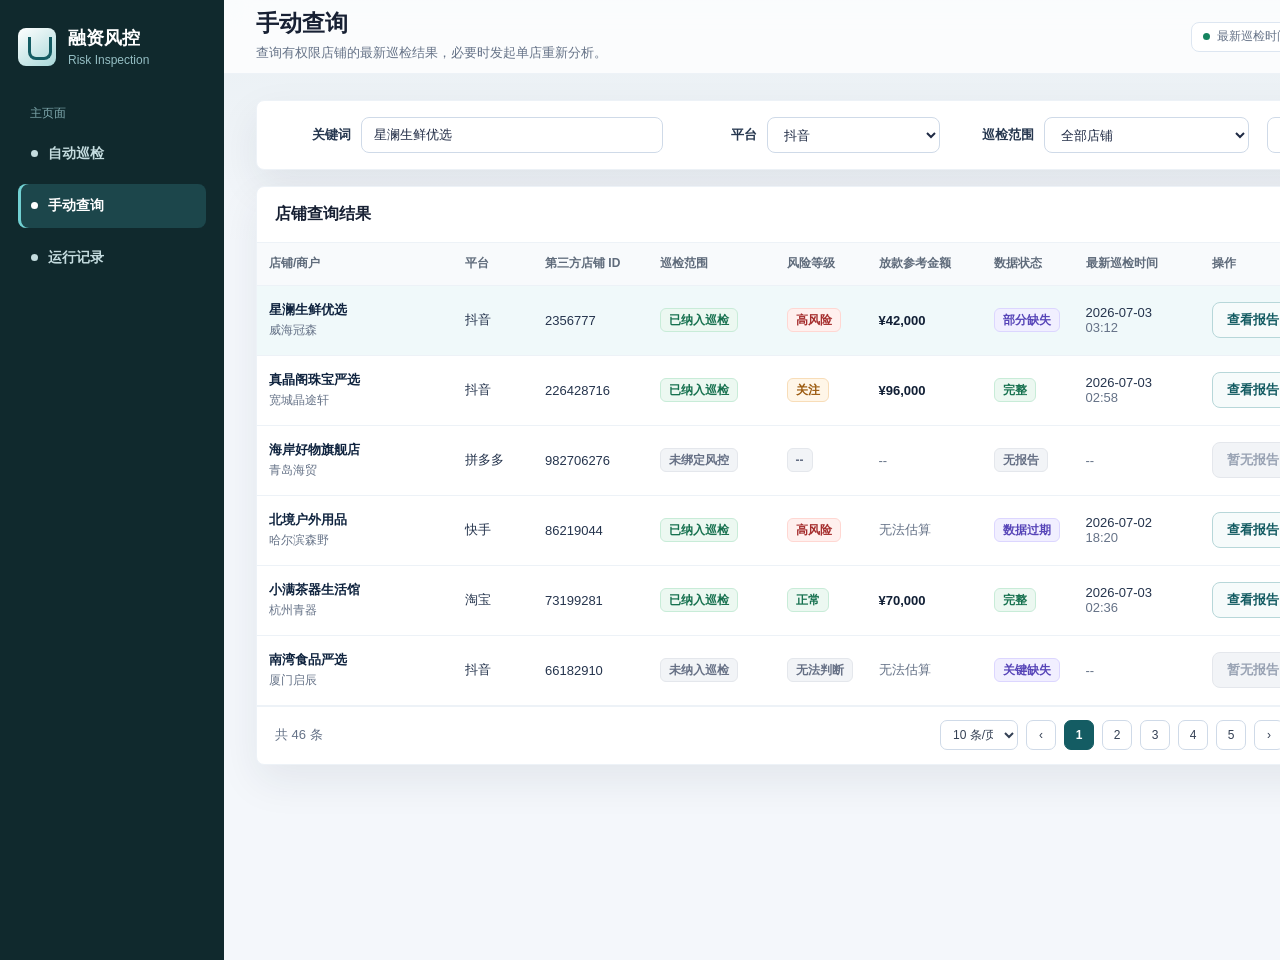
<file: preview/html/manual-query.html>
<!doctype html>
<html lang="zh-CN">
<head>
    <meta charset="UTF-8" />
    <meta name="viewport" content="width=device-width, initial-scale=1.0" />
    <title>融资风控手动查询 - UI Preview</title>
    <style>
        :root {
            --bg: #f4f7fb;
            --panel: #ffffff;
            --line: #dde6f1;
            --line-soft: #edf2f7;
            --text: #172033;
            --muted: #657287;
            --subtle: #8a96a8;
            --brand: #145c63;
            --brand-dark: #10292d;
            --green: #16845f;
            --amber: #b86b11;
            --red: #c23a3a;
            --violet: #6655cc;
            --shadow: 0 16px 42px rgba(20, 37, 63, 0.08);
        }

        * { box-sizing: border-box; }

        body {
            margin: 0;
            min-height: 100vh;
            background: var(--bg);
            color: var(--text);
            font-family: "Microsoft YaHei", "PingFang SC", Arial, sans-serif;
            letter-spacing: 0;
        }

        .screen {
            width: 1440px;
            height: 960px;
            display: grid;
            grid-template-columns: 224px 1fr;
            overflow: hidden;
            background:
                linear-gradient(180deg, rgba(20, 92, 99, 0.05) 0, rgba(244, 247, 251, 0) 250px),
                var(--bg);
        }

        .sidebar {
            background: var(--brand-dark);
            color: #d8e8ea;
            padding: 28px 18px;
        }

        .brand {
            display: flex;
            align-items: center;
            gap: 12px;
            margin-bottom: 38px;
        }

        .brand-mark {
            width: 38px;
            height: 38px;
            border-radius: 8px;
            background: linear-gradient(145deg, #ffffff, #a8d8d9);
            position: relative;
        }

        .brand-mark::after {
            content: "";
            position: absolute;
            left: 10px;
            top: 9px;
            width: 18px;
            height: 20px;
            border: 3px solid #145c63;
            border-top: 0;
            border-radius: 0 0 8px 8px;
        }

        .brand-title {
            color: #ffffff;
            font-size: 18px;
            font-weight: 760;
            line-height: 1.2;
        }

        .brand-sub {
            margin-top: 3px;
            color: #94bec3;
            font-size: 12px;
        }

        .nav-label {
            color: #7fa8ad;
            font-size: 12px;
            margin: 0 12px 10px;
        }

        .nav-item {
            height: 44px;
            display: flex;
            align-items: center;
            gap: 10px;
            padding: 0 13px;
            border-radius: 8px;
            margin-bottom: 8px;
            color: #c4dcdf;
            font-size: 14px;
            font-weight: 650;
        }

        .nav-item.active {
            background: #1c464b;
            color: #ffffff;
            box-shadow: inset 3px 0 0 #71d0d2;
        }

        .nav-dot {
            width: 7px;
            height: 7px;
            border-radius: 50%;
            background: currentColor;
        }

        .main {
            min-width: 0;
            display: flex;
            flex-direction: column;
        }

        .topbar {
            height: 74px;
            display: flex;
            align-items: center;
            justify-content: space-between;
            padding: 0 32px;
            background: rgba(255, 255, 255, 0.78);
            border-bottom: 1px solid var(--line-soft);
            backdrop-filter: blur(12px);
        }

        .title h1 {
            margin: 0;
            font-size: 23px;
            line-height: 1.1;
            font-weight: 780;
        }

        .title p {
            margin: 7px 0 0;
            font-size: 13px;
            color: var(--muted);
        }

        .chip {
            height: 30px;
            display: inline-flex;
            align-items: center;
            gap: 7px;
            padding: 0 11px;
            border: 1px solid var(--line);
            border-radius: 8px;
            background: #ffffff;
            color: var(--muted);
            font-size: 12px;
            white-space: nowrap;
        }

        .chip-dot {
            width: 7px;
            height: 7px;
            border-radius: 50%;
            background: var(--green);
        }

        .content {
            padding: 26px 32px 28px;
            display: grid;
            grid-template-rows: auto 1fr;
            gap: 16px;
            min-height: 0;
        }

        .panel {
            background: var(--panel);
            border: 1px solid var(--line-soft);
            border-radius: 8px;
            box-shadow: var(--shadow);
            overflow: hidden;
        }

        .search-panel {
            padding: 16px 18px;
        }

        .search-grid {
            display: grid;
            grid-template-columns: minmax(280px, 1.2fr) minmax(210px, 0.8fr) minmax(230px, 0.9fr) auto;
            gap: 14px 18px;
            align-items: center;
        }

        .field {
            display: grid;
            grid-template-columns: 76px minmax(0, 1fr);
            align-items: center;
            gap: 10px;
        }

        label {
            color: #26374f;
            font-size: 13px;
            font-weight: 700;
            text-align: right;
            white-space: nowrap;
        }

        input,
        select {
            height: 36px;
            width: 100%;
            border: 1px solid #cfdae8;
            border-radius: 8px;
            background: #ffffff;
            padding: 0 12px;
            color: #1f2a44;
            font-family: inherit;
            font-size: 13px;
            outline: none;
        }

        input::placeholder { color: #9aa6b5; }

        .actions {
            display: flex;
            align-items: center;
            justify-content: flex-end;
            gap: 10px;
        }

        .btn {
            height: 36px;
            display: inline-flex;
            align-items: center;
            justify-content: center;
            padding: 0 14px;
            border-radius: 8px;
            border: 1px solid #cfdae8;
            background: #ffffff;
            color: #344054;
            font-size: 13px;
            font-weight: 760;
            font-family: inherit;
            white-space: nowrap;
        }

        .btn.primary {
            border-color: var(--brand);
            background: var(--brand);
            color: #ffffff;
        }

        .btn.ghost {
            color: var(--brand);
            border-color: #b7d7d9;
            background: #f6fbfb;
        }

        .btn.disabled {
            color: #98a2b3;
            background: #f2f4f7;
            border-color: #e4e7ec;
        }

        .panel-head {
            height: 56px;
            padding: 0 18px;
            display: flex;
            align-items: center;
            justify-content: space-between;
            border-bottom: 1px solid var(--line-soft);
        }

        .panel-title {
            font-size: 16px;
            font-weight: 760;
        }

        .panel-sub {
            color: var(--muted);
            font-size: 12px;
        }

        .table-wrap {
            display: grid;
            grid-template-rows: 1fr auto;
            min-height: 0;
        }

        .table {
            width: 100%;
            border-collapse: collapse;
            table-layout: fixed;
        }

        .table th {
            height: 42px;
            padding: 0 12px;
            background: #f8fafc;
            border-bottom: 1px solid var(--line-soft);
            color: #5f6b7b;
            font-size: 12px;
            font-weight: 700;
            text-align: left;
            white-space: nowrap;
        }

        .table td {
            height: 70px;
            padding: 10px 12px;
            border-bottom: 1px solid var(--line-soft);
            color: #25344d;
            font-size: 13px;
            vertical-align: middle;
        }

        .table tr.highlight td {
            background: #f0f9fa;
        }

        .shop-name {
            color: #10243f;
            font-weight: 760;
            line-height: 1.35;
            white-space: nowrap;
            overflow: hidden;
            text-overflow: ellipsis;
        }

        .shop-sub {
            color: var(--muted);
            font-size: 12px;
            margin-top: 4px;
            white-space: nowrap;
            overflow: hidden;
            text-overflow: ellipsis;
        }

        .muted {
            color: var(--muted);
        }

        .money {
            color: #111f35;
            font-weight: 780;
            white-space: nowrap;
        }

        .tag {
            display: inline-flex;
            align-items: center;
            height: 24px;
            border-radius: 6px;
            padding: 0 8px;
            font-size: 12px;
            font-weight: 700;
            white-space: nowrap;
        }

        .tag.high {
            color: #a52e2e;
            background: #fff0ee;
            border: 1px solid #ffd7d2;
        }

        .tag.medium {
            color: #9b5a0f;
            background: #fff6e8;
            border: 1px solid #f8ddb8;
        }

        .tag.good {
            color: #16714f;
            background: #ecf8f1;
            border: 1px solid #c8ecd8;
        }

        .tag.data {
            color: #5745b8;
            background: #f1efff;
            border: 1px solid #dcd6ff;
        }

        .tag.gray {
            color: #667085;
            background: #f2f4f7;
            border: 1px solid #e4e7ec;
        }

        .op-cell {
            display: flex;
            align-items: center;
            gap: 8px;
        }

        .pagination {
            height: 58px;
            padding: 0 18px;
            display: flex;
            align-items: center;
            justify-content: space-between;
            border-top: 1px solid var(--line-soft);
            color: var(--muted);
            font-size: 13px;
        }

        .pager {
            display: flex;
            align-items: center;
            gap: 8px;
        }

        .page-size,
        .page-btn,
        .jump-input {
            height: 30px;
            border: 1px solid #cfdae8;
            border-radius: 7px;
            background: #ffffff;
            color: #344054;
            font-family: inherit;
            font-size: 12px;
        }

        .page-size {
            width: 78px;
            padding: 0 8px;
        }

        .page-btn {
            min-width: 30px;
            padding: 0 9px;
            display: inline-flex;
            align-items: center;
            justify-content: center;
        }

        .page-btn.active {
            background: var(--brand);
            border-color: var(--brand);
            color: #ffffff;
            font-weight: 760;
        }

        .jump-input {
            width: 42px;
            padding: 0 8px;
            text-align: center;
        }
    </style>
</head>
<body>
    <div class="screen">
        <aside class="sidebar">
            <div class="brand">
                <div class="brand-mark"></div>
                <div>
                    <div class="brand-title">融资风控</div>
                    <div class="brand-sub">Risk Inspection</div>
                </div>
            </div>

            <div class="nav-label">主页面</div>
            <div class="nav-item"><span class="nav-dot"></span>自动巡检</div>
            <div class="nav-item active"><span class="nav-dot"></span>手动查询</div>
            <div class="nav-item"><span class="nav-dot"></span>运行记录</div>
        </aside>

        <main class="main">
            <header class="topbar">
                <div class="title">
                    <h1>手动查询</h1>
                    <p>查询有权限店铺的最新巡检结果，必要时发起单店重新分析。</p>
                </div>
                <div class="chip"><span class="chip-dot"></span>最新巡检时间：2026-07-03 03:12</div>
            </header>

            <section class="content">
                <section class="panel search-panel">
                    <div class="search-grid">
                        <div class="field">
                            <label for="keyword">关键词</label>
                            <input id="keyword" value="星澜生鲜优选" aria-label="关键词" />
                        </div>
                        <div class="field">
                            <label for="platform">平台</label>
                            <select id="platform" aria-label="平台">
                                <option>全部平台</option>
                                <option selected>抖音</option>
                                <option>快手</option>
                                <option>拼多多</option>
                                <option>淘宝</option>
                            </select>
                        </div>
                        <div class="field">
                            <label for="scope">巡检范围</label>
                            <select id="scope" aria-label="巡检范围">
                                <option selected>全部店铺</option>
                                <option>已纳入巡检</option>
                                <option>未纳入巡检</option>
                            </select>
                        </div>
                        <div class="actions">
                            <button class="btn">重置</button>
                            <button class="btn primary">查询</button>
                        </div>
                    </div>
                </section>

                <section class="panel table-wrap">
                    <div>
                        <div class="panel-head">
                            <div class="panel-title">店铺查询结果</div>
                            <div class="panel-sub">共 46 条</div>
                        </div>
                        <table class="table">
                            <thead>
                                <tr>
                                    <th style="width: 17%;">店铺/商户</th>
                                    <th style="width: 7%;">平台</th>
                                    <th style="width: 10%;">第三方店铺 ID</th>
                                    <th style="width: 11%;">巡检范围</th>
                                    <th style="width: 8%;">风险等级</th>
                                    <th style="width: 10%;">放款参考金额</th>
                                    <th style="width: 8%;">数据状态</th>
                                    <th style="width: 11%;">最新巡检时间</th>
                                    <th style="width: 18%;">操作</th>
                                </tr>
                            </thead>
                            <tbody>
                                <tr class="highlight">
                                    <td>
                                        <div class="shop-name">星澜生鲜优选</div>
                                        <div class="shop-sub">威海冠森</div>
                                    </td>
                                    <td>抖音</td>
                                    <td>2356777</td>
                                    <td><span class="tag good">已纳入巡检</span></td>
                                    <td><span class="tag high">高风险</span></td>
                                    <td><span class="money">¥42,000</span></td>
                                    <td><span class="tag data">部分缺失</span></td>
                                    <td>2026-07-03<br /><span class="muted">03:12</span></td>
                                    <td>
                                        <div class="op-cell">
                                            <button class="btn ghost">查看报告</button>
                                            <button class="btn">重新分析</button>
                                        </div>
                                    </td>
                                </tr>
                                <tr>
                                    <td>
                                        <div class="shop-name">真晶阁珠宝严选</div>
                                        <div class="shop-sub">宽城晶途轩</div>
                                    </td>
                                    <td>抖音</td>
                                    <td>226428716</td>
                                    <td><span class="tag good">已纳入巡检</span></td>
                                    <td><span class="tag medium">关注</span></td>
                                    <td><span class="money">¥96,000</span></td>
                                    <td><span class="tag good">完整</span></td>
                                    <td>2026-07-03<br /><span class="muted">02:58</span></td>
                                    <td>
                                        <div class="op-cell">
                                            <button class="btn ghost">查看报告</button>
                                            <button class="btn">重新分析</button>
                                        </div>
                                    </td>
                                </tr>
                                <tr>
                                    <td>
                                        <div class="shop-name">海岸好物旗舰店</div>
                                        <div class="shop-sub">青岛海贸</div>
                                    </td>
                                    <td>拼多多</td>
                                    <td>982706276</td>
                                    <td><span class="tag gray">未绑定风控</span></td>
                                    <td><span class="tag gray">--</span></td>
                                    <td><span class="muted">--</span></td>
                                    <td><span class="tag gray">无报告</span></td>
                                    <td><span class="muted">--</span></td>
                                    <td>
                                        <div class="op-cell">
                                            <button class="btn disabled">暂无报告</button>
                                            <button class="btn disabled">重新分析</button>
                                        </div>
                                    </td>
                                </tr>
                                <tr>
                                    <td>
                                        <div class="shop-name">北境户外用品</div>
                                        <div class="shop-sub">哈尔滨森野</div>
                                    </td>
                                    <td>快手</td>
                                    <td>86219044</td>
                                    <td><span class="tag good">已纳入巡检</span></td>
                                    <td><span class="tag high">高风险</span></td>
                                    <td><span class="muted">无法估算</span></td>
                                    <td><span class="tag data">数据过期</span></td>
                                    <td>2026-07-02<br /><span class="muted">18:20</span></td>
                                    <td>
                                        <div class="op-cell">
                                            <button class="btn ghost">查看报告</button>
                                            <button class="btn">重新分析</button>
                                        </div>
                                    </td>
                                </tr>
                                <tr>
                                    <td>
                                        <div class="shop-name">小满茶器生活馆</div>
                                        <div class="shop-sub">杭州青器</div>
                                    </td>
                                    <td>淘宝</td>
                                    <td>73199281</td>
                                    <td><span class="tag good">已纳入巡检</span></td>
                                    <td><span class="tag good">正常</span></td>
                                    <td><span class="money">¥70,000</span></td>
                                    <td><span class="tag good">完整</span></td>
                                    <td>2026-07-03<br /><span class="muted">02:36</span></td>
                                    <td>
                                        <div class="op-cell">
                                            <button class="btn ghost">查看报告</button>
                                            <button class="btn">重新分析</button>
                                        </div>
                                    </td>
                                </tr>
                                <tr>
                                    <td>
                                        <div class="shop-name">南湾食品严选</div>
                                        <div class="shop-sub">厦门启辰</div>
                                    </td>
                                    <td>抖音</td>
                                    <td>66182910</td>
                                    <td><span class="tag gray">未纳入巡检</span></td>
                                    <td><span class="tag gray">无法判断</span></td>
                                    <td><span class="muted">无法估算</span></td>
                                    <td><span class="tag data">关键缺失</span></td>
                                    <td><span class="muted">--</span></td>
                                    <td>
                                        <div class="op-cell">
                                            <button class="btn disabled">暂无报告</button>
                                            <button class="btn">重新分析</button>
                                        </div>
                                    </td>
                                </tr>
                            </tbody>
                        </table>
                    </div>

                    <div class="pagination">
                        <div>共 46 条</div>
                        <div class="pager">
                            <select class="page-size" aria-label="每页数量">
                                <option selected>10 条/页</option>
                                <option>20 条/页</option>
                                <option>50 条/页</option>
                            </select>
                            <button class="page-btn" aria-label="上一页">‹</button>
                            <button class="page-btn active">1</button>
                            <button class="page-btn">2</button>
                            <button class="page-btn">3</button>
                            <button class="page-btn">4</button>
                            <button class="page-btn">5</button>
                            <button class="page-btn" aria-label="下一页">›</button>
                            <span>跳至</span>
                            <input class="jump-input" value="1" aria-label="跳转页码" />
                            <span>页</span>
                        </div>
                    </div>
                </section>
            </section>
        </main>
    </div>
</body>
</html>
</file>
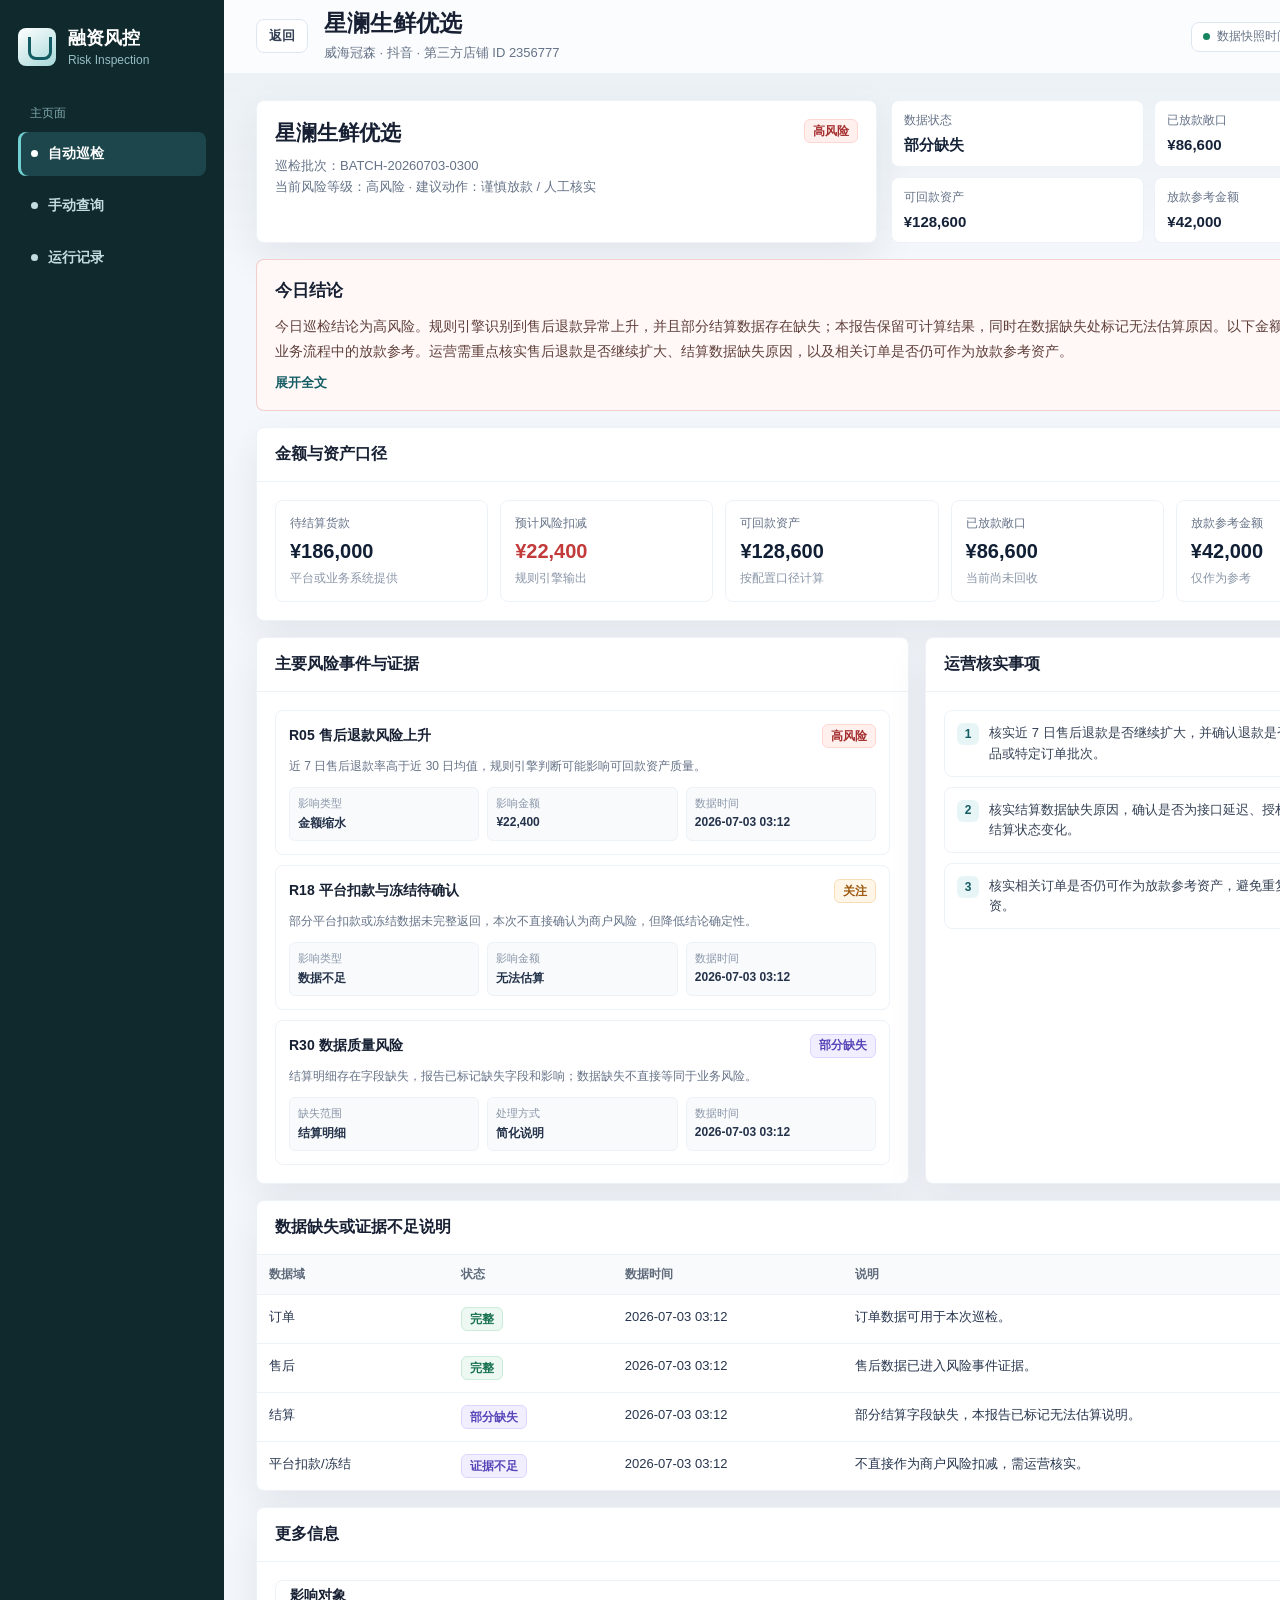
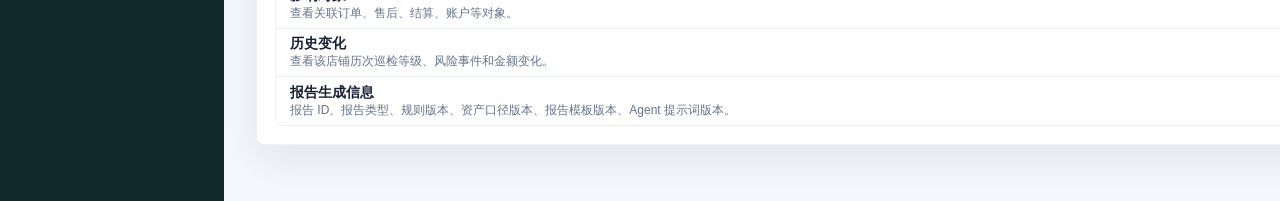
<file: preview/html/report-detail.html>
<!doctype html>
<html lang="zh-CN">
<head>
    <meta charset="UTF-8" />
    <meta name="viewport" content="width=device-width, initial-scale=1.0" />
    <title>星澜生鲜优选 - 风险报告</title>
    <style>
        :root {
            --bg: #f4f7fb;
            --panel: #ffffff;
            --line: #dde6f1;
            --line-soft: #edf2f7;
            --text: #172033;
            --muted: #657287;
            --subtle: #8a96a8;
            --brand: #145c63;
            --brand-dark: #10292d;
            --green: #16845f;
            --amber: #b86b11;
            --red: #c23a3a;
            --violet: #6655cc;
            --shadow: 0 16px 42px rgba(20, 37, 63, 0.08);
        }

        * { box-sizing: border-box; }

        body {
            margin: 0;
            min-height: 100vh;
            background: var(--bg);
            color: var(--text);
            font-family: "Microsoft YaHei", "PingFang SC", Arial, sans-serif;
            letter-spacing: 0;
        }

        .screen {
            width: 1440px;
            min-height: 100vh;
            display: grid;
            grid-template-columns: 224px 1fr;
            background:
                linear-gradient(180deg, rgba(20, 92, 99, 0.05) 0, rgba(244, 247, 251, 0) 260px),
                var(--bg);
        }

        .sidebar {
            background: var(--brand-dark);
            color: #d8e8ea;
            padding: 28px 18px;
        }

        .brand {
            display: flex;
            align-items: center;
            gap: 12px;
            margin-bottom: 38px;
        }

        .brand-mark {
            width: 38px;
            height: 38px;
            border-radius: 8px;
            background: linear-gradient(145deg, #ffffff, #a8d8d9);
            position: relative;
        }

        .brand-mark::after {
            content: "";
            position: absolute;
            left: 10px;
            top: 9px;
            width: 18px;
            height: 20px;
            border: 3px solid #145c63;
            border-top: 0;
            border-radius: 0 0 8px 8px;
        }

        .brand-title {
            color: #ffffff;
            font-size: 18px;
            font-weight: 760;
            line-height: 1.2;
        }

        .brand-sub {
            margin-top: 3px;
            color: #94bec3;
            font-size: 12px;
        }

        .nav-label {
            color: #7fa8ad;
            font-size: 12px;
            margin: 0 12px 10px;
        }

        .nav-item {
            height: 44px;
            display: flex;
            align-items: center;
            gap: 10px;
            padding: 0 13px;
            border-radius: 8px;
            margin-bottom: 8px;
            color: #c4dcdf;
            font-size: 14px;
            font-weight: 650;
        }

        .nav-item.active {
            background: #1c464b;
            color: #ffffff;
            box-shadow: inset 3px 0 0 #71d0d2;
        }

        .nav-dot {
            width: 7px;
            height: 7px;
            border-radius: 50%;
            background: currentColor;
        }

        .topbar {
            height: 74px;
            display: flex;
            align-items: center;
            justify-content: space-between;
            padding: 0 32px;
            background: rgba(255, 255, 255, 0.78);
            border-bottom: 1px solid var(--line-soft);
            backdrop-filter: blur(12px);
        }

        .title-wrap {
            display: flex;
            align-items: center;
            gap: 16px;
        }

        .back {
            height: 34px;
            padding: 0 12px;
            border: 1px solid var(--line);
            border-radius: 8px;
            background: #ffffff;
            color: #344054;
            font-size: 13px;
            font-weight: 700;
            display: flex;
            align-items: center;
        }

        .title h1 {
            margin: 0;
            font-size: 23px;
            line-height: 1.1;
            font-weight: 780;
        }

        .title p {
            margin: 7px 0 0;
            font-size: 13px;
            color: var(--muted);
        }

        .chip {
            height: 30px;
            display: inline-flex;
            align-items: center;
            gap: 7px;
            padding: 0 11px;
            border: 1px solid var(--line);
            border-radius: 8px;
            background: #ffffff;
            color: var(--muted);
            font-size: 12px;
            white-space: nowrap;
        }

        .chip-dot {
            width: 7px;
            height: 7px;
            border-radius: 50%;
            background: var(--green);
        }

        .content {
            padding: 26px 32px 56px;
            display: grid;
            gap: 16px;
        }

        .panel {
            background: var(--panel);
            border: 1px solid var(--line-soft);
            border-radius: 8px;
            box-shadow: var(--shadow);
            overflow: hidden;
        }

        .panel-head {
            min-height: 54px;
            padding: 0 18px;
            display: flex;
            align-items: center;
            justify-content: space-between;
            border-bottom: 1px solid var(--line-soft);
        }

        .panel-title {
            font-size: 16px;
            font-weight: 760;
        }

        .panel-body { padding: 18px; }

        .overview {
            display: grid;
            grid-template-columns: 1.2fr 1fr;
            gap: 14px;
        }

        .store-card {
            background: #ffffff;
            border: 1px solid var(--line-soft);
            border-radius: 8px;
            padding: 18px;
            box-shadow: var(--shadow);
            display: flex;
            justify-content: space-between;
            gap: 18px;
        }

        .store-name {
            font-size: 21px;
            font-weight: 780;
            margin-bottom: 8px;
        }

        .store-meta {
            color: var(--muted);
            font-size: 13px;
            line-height: 1.65;
        }

        .meta-grid {
            display: grid;
            grid-template-columns: repeat(2, minmax(0, 1fr));
            gap: 10px;
        }

        .meta-item {
            min-height: 66px;
            border: 1px solid var(--line-soft);
            border-radius: 8px;
            background: #ffffff;
            padding: 11px 12px;
        }

        .meta-label {
            color: var(--muted);
            font-size: 12px;
            margin-bottom: 7px;
        }

        .meta-value {
            color: #152238;
            font-size: 15px;
            font-weight: 760;
            overflow: hidden;
            text-overflow: ellipsis;
            white-space: nowrap;
        }

        .tag {
            display: inline-flex;
            align-items: center;
            height: 24px;
            border-radius: 6px;
            padding: 0 8px;
            font-size: 12px;
            font-weight: 700;
            white-space: nowrap;
        }

        .tag.high {
            color: #a52e2e;
            background: #fff0ee;
            border: 1px solid #ffd7d2;
        }

        .tag.medium {
            color: #9b5a0f;
            background: #fff6e8;
            border: 1px solid #f8ddb8;
        }

        .tag.good {
            color: #16714f;
            background: #ecf8f1;
            border: 1px solid #c8ecd8;
        }

        .tag.data {
            color: #5745b8;
            background: #f1efff;
            border: 1px solid #dcd6ff;
        }

        .tag.gray {
            color: #667085;
            background: #f2f4f7;
            border: 1px solid #e4e7ec;
        }

        .summary-card {
            border: 1px solid rgba(194, 58, 58, 0.22);
            background: #fff8f7;
            border-radius: 8px;
            padding: 18px;
        }

        .summary-title {
            display: flex;
            justify-content: space-between;
            align-items: center;
            gap: 14px;
            margin-bottom: 12px;
        }

        .summary-title h2 {
            margin: 0;
            font-size: 17px;
        }

        .summary-text {
            color: #5f3f3a;
            font-size: 14px;
            line-height: 1.8;
            max-height: 78px;
            overflow: hidden;
        }

        .summary-card.expanded .summary-text {
            max-height: none;
        }

        .expand-link {
            display: inline-flex;
            border: 0;
            padding: 0;
            background: transparent;
            cursor: pointer;
            margin-top: 10px;
            color: var(--brand);
            font-family: inherit;
            font-size: 13px;
            font-weight: 760;
        }

        .amount-grid {
            display: grid;
            grid-template-columns: repeat(5, 1fr);
            gap: 12px;
        }

        .amount-card {
            border: 1px solid var(--line-soft);
            border-radius: 8px;
            background: #ffffff;
            padding: 14px;
        }

        .amount-label {
            color: var(--muted);
            font-size: 12px;
            margin-bottom: 8px;
        }

        .amount-value {
            color: #111f35;
            font-size: 20px;
            font-weight: 780;
            line-height: 1.1;
        }

        .amount-note {
            color: var(--subtle);
            font-size: 12px;
            margin-top: 8px;
        }

        .section-grid {
            display: grid;
            grid-template-columns: 1.15fr 0.85fr;
            gap: 16px;
        }

        .table {
            width: 100%;
            border-collapse: collapse;
        }

        .table th {
            height: 40px;
            padding: 0 12px;
            background: #f8fafc;
            border-bottom: 1px solid var(--line-soft);
            color: #5f6b7b;
            font-size: 12px;
            font-weight: 700;
            text-align: left;
            white-space: nowrap;
        }

        .table td {
            min-height: 52px;
            padding: 12px;
            border-bottom: 1px solid var(--line-soft);
            color: #25344d;
            font-size: 13px;
            vertical-align: top;
            line-height: 1.55;
        }

        .table tr:last-child td { border-bottom: 0; }

        .money {
            color: #111f35;
            font-weight: 760;
            white-space: nowrap;
        }

        .risk-list {
            display: grid;
            gap: 10px;
        }

        .risk-card {
            border: 1px solid var(--line-soft);
            border-radius: 8px;
            padding: 13px;
            background: #ffffff;
        }

        .risk-card-head {
            display: flex;
            justify-content: space-between;
            gap: 12px;
            align-items: center;
            margin-bottom: 9px;
        }

        .risk-name {
            font-size: 14px;
            font-weight: 760;
        }

        .risk-desc {
            color: var(--muted);
            font-size: 12px;
            line-height: 1.65;
        }

        .risk-fields {
            display: grid;
            grid-template-columns: repeat(3, 1fr);
            gap: 8px;
            margin-top: 10px;
        }

        .mini-field {
            background: #f8fafc;
            border: 1px solid var(--line-soft);
            border-radius: 6px;
            padding: 8px;
        }

        .mini-label {
            color: var(--subtle);
            font-size: 11px;
            margin-bottom: 4px;
        }

        .mini-value {
            color: #24324a;
            font-size: 12px;
            font-weight: 700;
        }

        .check-list {
            display: grid;
            gap: 10px;
        }

        .check-item {
            border: 1px solid var(--line-soft);
            border-radius: 8px;
            padding: 12px;
            background: #ffffff;
            display: grid;
            grid-template-columns: 22px 1fr;
            gap: 10px;
            color: #344054;
            font-size: 13px;
            line-height: 1.55;
        }

        .check-index {
            width: 22px;
            height: 22px;
            border-radius: 6px;
            background: #e8f5f6;
            color: var(--brand);
            display: flex;
            align-items: center;
            justify-content: center;
            font-size: 12px;
            font-weight: 760;
        }

        .folded {
            background: #ffffff;
            border: 1px solid var(--line-soft);
            border-radius: 8px;
            overflow: hidden;
        }

        .folded-row {
            min-height: 48px;
            display: flex;
            align-items: center;
            justify-content: space-between;
            padding: 0 14px;
            border-bottom: 1px solid var(--line-soft);
        }

        .folded-row:last-child { border-bottom: 0; }

        .folded-title {
            font-size: 14px;
            font-weight: 760;
        }

        .folded-desc {
            color: var(--muted);
            font-size: 12px;
        }
    </style>
</head>
<body>
    <div class="screen">
        <aside class="sidebar">
            <div class="brand">
                <div class="brand-mark"></div>
                <div>
                    <div class="brand-title">融资风控</div>
                    <div class="brand-sub">Risk Inspection</div>
                </div>
            </div>

            <div class="nav-label">主页面</div>
            <div class="nav-item active"><span class="nav-dot"></span>自动巡检</div>
            <div class="nav-item"><span class="nav-dot"></span>手动查询</div>
            <div class="nav-item"><span class="nav-dot"></span>运行记录</div>
        </aside>

        <main class="main">
            <header class="topbar">
                <div class="title-wrap">
                    <div class="back">返回</div>
                    <div class="title">
                        <h1>星澜生鲜优选</h1>
                        <p>威海冠森 · 抖音 · 第三方店铺 ID 2356777</p>
                    </div>
                </div>
                <div class="chip"><span class="chip-dot"></span>数据快照时间：2026-07-03 03:12</div>
            </header>

            <section class="content">
                <section class="overview">
                    <div class="store-card">
                        <div>
                            <div class="store-name">星澜生鲜优选</div>
                            <div class="store-meta">
                                巡检批次：BATCH-20260703-0300<br />
                                当前风险等级：高风险 · 建议动作：谨慎放款 / 人工核实
                            </div>
                        </div>
                        <span class="tag high">高风险</span>
                    </div>

                    <div class="meta-grid">
                        <div class="meta-item">
                            <div class="meta-label">数据状态</div>
                            <div class="meta-value">部分缺失</div>
                        </div>
                        <div class="meta-item">
                            <div class="meta-label">已放款敞口</div>
                            <div class="meta-value">¥86,600</div>
                        </div>
                        <div class="meta-item">
                            <div class="meta-label">可回款资产</div>
                            <div class="meta-value">¥128,600</div>
                        </div>
                        <div class="meta-item">
                            <div class="meta-label">放款参考金额</div>
                            <div class="meta-value">¥42,000</div>
                        </div>
                    </div>
                </section>

                <section class="summary-card" id="summaryCard">
                    <div class="summary-title">
                        <h2>今日结论</h2>
                        <span class="tag high">高风险</span>
                    </div>
                    <div class="summary-text" id="summaryText">
                        今日巡检结论为高风险。规则引擎识别到售后退款异常上升，并且部分结算数据存在缺失；本报告保留可计算结果，同时在数据缺失处标记无法估算原因。以下金额和建议仅作为原业务流程中的放款参考。运营需重点核实售后退款是否继续扩大、结算数据缺失原因，以及相关订单是否仍可作为放款参考资产。
                    </div>
                    <button class="expand-link" type="button" aria-expanded="false" aria-controls="summaryText" id="summaryToggle">展开全文</button>
                </section>

                <section class="panel">
                    <div class="panel-head">
                        <div class="panel-title">金额与资产口径</div>
                    </div>
                    <div class="panel-body">
                        <div class="amount-grid">
                            <div class="amount-card">
                                <div class="amount-label">待结算货款</div>
                                <div class="amount-value">¥186,000</div>
                                <div class="amount-note">平台或业务系统提供</div>
                            </div>
                            <div class="amount-card">
                                <div class="amount-label">预计风险扣减</div>
                                <div class="amount-value" style="color: var(--red);">¥22,400</div>
                                <div class="amount-note">规则引擎输出</div>
                            </div>
                            <div class="amount-card">
                                <div class="amount-label">可回款资产</div>
                                <div class="amount-value">¥128,600</div>
                                <div class="amount-note">按配置口径计算</div>
                            </div>
                            <div class="amount-card">
                                <div class="amount-label">已放款敞口</div>
                                <div class="amount-value">¥86,600</div>
                                <div class="amount-note">当前尚未回收</div>
                            </div>
                            <div class="amount-card">
                                <div class="amount-label">放款参考金额</div>
                                <div class="amount-value">¥42,000</div>
                                <div class="amount-note">仅作为参考</div>
                            </div>
                        </div>
                    </div>
                </section>

                <section class="section-grid">
                    <section class="panel">
                        <div class="panel-head">
                            <div class="panel-title">主要风险事件与证据</div>
                        </div>
                        <div class="panel-body">
                            <div class="risk-list">
                                <div class="risk-card">
                                    <div class="risk-card-head">
                                        <div class="risk-name">R05 售后退款风险上升</div>
                                        <span class="tag high">高风险</span>
                                    </div>
                                    <div class="risk-desc">近 7 日售后退款率高于近 30 日均值，规则引擎判断可能影响可回款资产质量。</div>
                                    <div class="risk-fields">
                                        <div class="mini-field">
                                            <div class="mini-label">影响类型</div>
                                            <div class="mini-value">金额缩水</div>
                                        </div>
                                        <div class="mini-field">
                                            <div class="mini-label">影响金额</div>
                                            <div class="mini-value">¥22,400</div>
                                        </div>
                                        <div class="mini-field">
                                            <div class="mini-label">数据时间</div>
                                            <div class="mini-value">2026-07-03 03:12</div>
                                        </div>
                                    </div>
                                </div>

                                <div class="risk-card">
                                    <div class="risk-card-head">
                                        <div class="risk-name">R18 平台扣款与冻结待确认</div>
                                        <span class="tag medium">关注</span>
                                    </div>
                                    <div class="risk-desc">部分平台扣款或冻结数据未完整返回，本次不直接确认为商户风险，但降低结论确定性。</div>
                                    <div class="risk-fields">
                                        <div class="mini-field">
                                            <div class="mini-label">影响类型</div>
                                            <div class="mini-value">数据不足</div>
                                        </div>
                                        <div class="mini-field">
                                            <div class="mini-label">影响金额</div>
                                            <div class="mini-value">无法估算</div>
                                        </div>
                                        <div class="mini-field">
                                            <div class="mini-label">数据时间</div>
                                            <div class="mini-value">2026-07-03 03:12</div>
                                        </div>
                                    </div>
                                </div>

                                <div class="risk-card">
                                    <div class="risk-card-head">
                                        <div class="risk-name">R30 数据质量风险</div>
                                        <span class="tag data">部分缺失</span>
                                    </div>
                                    <div class="risk-desc">结算明细存在字段缺失，报告已标记缺失字段和影响；数据缺失不直接等同于业务风险。</div>
                                    <div class="risk-fields">
                                        <div class="mini-field">
                                            <div class="mini-label">缺失范围</div>
                                            <div class="mini-value">结算明细</div>
                                        </div>
                                        <div class="mini-field">
                                            <div class="mini-label">处理方式</div>
                                            <div class="mini-value">简化说明</div>
                                        </div>
                                        <div class="mini-field">
                                            <div class="mini-label">数据时间</div>
                                            <div class="mini-value">2026-07-03 03:12</div>
                                        </div>
                                    </div>
                                </div>
                            </div>
                        </div>
                    </section>

                    <section class="panel">
                        <div class="panel-head">
                            <div class="panel-title">运营核实事项</div>
                        </div>
                        <div class="panel-body">
                            <div class="check-list">
                                <div class="check-item">
                                    <div class="check-index">1</div>
                                    <div>核实近 7 日售后退款是否继续扩大，并确认退款是否集中在核心商品或特定订单批次。</div>
                                </div>
                                <div class="check-item">
                                    <div class="check-index">2</div>
                                    <div>核实结算数据缺失原因，确认是否为接口延迟、授权问题或平台侧结算状态变化。</div>
                                </div>
                                <div class="check-item">
                                    <div class="check-index">3</div>
                                    <div>核实相关订单是否仍可作为放款参考资产，避免重复扣减或重复融资。</div>
                                </div>
                            </div>
                        </div>
                    </section>
                </section>

                <section class="panel">
                    <div class="panel-head">
                        <div class="panel-title">数据缺失或证据不足说明</div>
                    </div>
                    <table class="table">
                        <thead>
                            <tr>
                                <th>数据域</th>
                                <th>状态</th>
                                <th>数据时间</th>
                                <th>说明</th>
                            </tr>
                        </thead>
                        <tbody>
                            <tr>
                                <td>订单</td>
                                <td><span class="tag good">完整</span></td>
                                <td>2026-07-03 03:12</td>
                                <td>订单数据可用于本次巡检。</td>
                            </tr>
                            <tr>
                                <td>售后</td>
                                <td><span class="tag good">完整</span></td>
                                <td>2026-07-03 03:12</td>
                                <td>售后数据已进入风险事件证据。</td>
                            </tr>
                            <tr>
                                <td>结算</td>
                                <td><span class="tag data">部分缺失</span></td>
                                <td>2026-07-03 03:12</td>
                                <td>部分结算字段缺失，本报告已标记无法估算说明。</td>
                            </tr>
                            <tr>
                                <td>平台扣款/冻结</td>
                                <td><span class="tag data">证据不足</span></td>
                                <td>2026-07-03 03:12</td>
                                <td>不直接作为商户风险扣减，需运营核实。</td>
                            </tr>
                        </tbody>
                    </table>
                </section>

                <section class="panel">
                    <div class="panel-head">
                        <div class="panel-title">更多信息</div>
                    </div>
                    <div class="panel-body">
                        <div class="folded">
                            <div class="folded-row">
                                <div>
                                    <div class="folded-title">影响对象</div>
                                    <div class="folded-desc">查看关联订单、售后、结算、账户等对象。</div>
                                </div>
                                <span class="tag gray">展开</span>
                            </div>
                            <div class="folded-row">
                                <div>
                                    <div class="folded-title">历史变化</div>
                                    <div class="folded-desc">查看该店铺历次巡检等级、风险事件和金额变化。</div>
                                </div>
                                <span class="tag gray">展开</span>
                            </div>
                            <div class="folded-row">
                                <div>
                                    <div class="folded-title">报告生成信息</div>
                                    <div class="folded-desc">报告 ID、报告类型、规则版本、资产口径版本、报告模板版本、Agent 提示词版本。</div>
                                </div>
                                <span class="tag gray">展开</span>
                            </div>
                        </div>
                    </div>
                </section>
            </section>
        </main>
    </div>
    <script>
        const summaryCard = document.getElementById('summaryCard');
        const summaryToggle = document.getElementById('summaryToggle');

        summaryToggle.addEventListener('click', () => {
            const expanded = summaryCard.classList.toggle('expanded');
            summaryToggle.textContent = expanded ? '收起全文' : '展开全文';
            summaryToggle.setAttribute('aria-expanded', String(expanded));
        });
    </script>
</body>
</html>
</file>
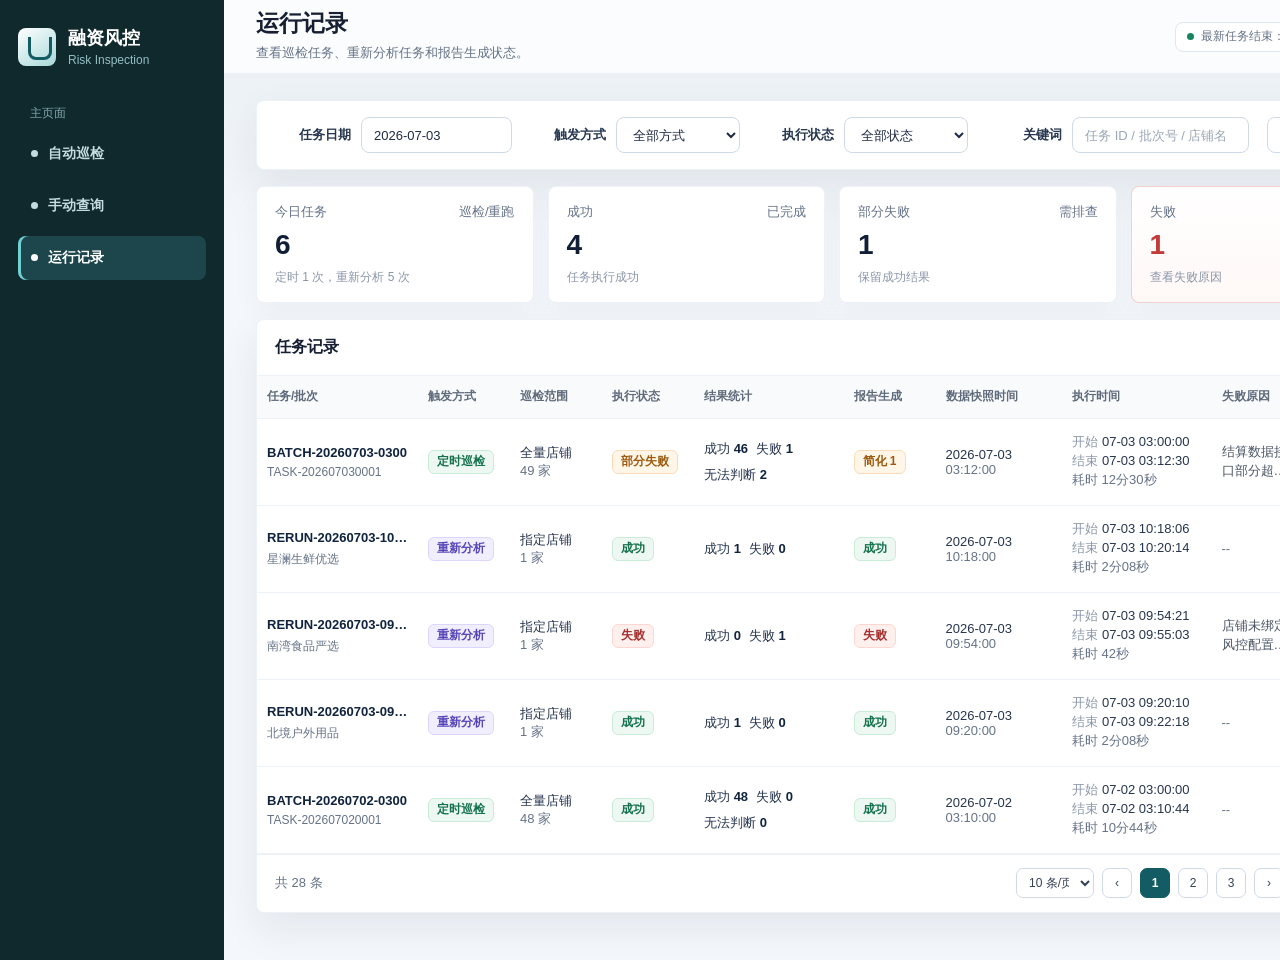
<file: preview/html/run-records.html>
<!doctype html>
<html lang="zh-CN">
<head>
    <meta charset="UTF-8" />
    <meta name="viewport" content="width=device-width, initial-scale=1.0" />
    <title>融资风控运行记录 - UI Preview</title>
    <style>
        :root {
            --bg: #f4f7fb;
            --panel: #ffffff;
            --line: #dde6f1;
            --line-soft: #edf2f7;
            --text: #172033;
            --muted: #657287;
            --subtle: #8a96a8;
            --brand: #145c63;
            --brand-dark: #10292d;
            --green: #16845f;
            --amber: #b86b11;
            --red: #c23a3a;
            --violet: #6655cc;
            --shadow: 0 16px 42px rgba(20, 37, 63, 0.08);
        }

        * { box-sizing: border-box; }

        body {
            margin: 0;
            min-height: 100vh;
            background: var(--bg);
            color: var(--text);
            font-family: "Microsoft YaHei", "PingFang SC", Arial, sans-serif;
            letter-spacing: 0;
        }

        .screen {
            width: 1440px;
            height: 960px;
            display: grid;
            grid-template-columns: 224px 1fr;
            overflow: hidden;
            background:
                linear-gradient(180deg, rgba(20, 92, 99, 0.05) 0, rgba(244, 247, 251, 0) 250px),
                var(--bg);
        }

        .sidebar {
            background: var(--brand-dark);
            color: #d8e8ea;
            padding: 28px 18px;
        }

        .brand {
            display: flex;
            align-items: center;
            gap: 12px;
            margin-bottom: 38px;
        }

        .brand-mark {
            width: 38px;
            height: 38px;
            border-radius: 8px;
            background: linear-gradient(145deg, #ffffff, #a8d8d9);
            position: relative;
        }

        .brand-mark::after {
            content: "";
            position: absolute;
            left: 10px;
            top: 9px;
            width: 18px;
            height: 20px;
            border: 3px solid #145c63;
            border-top: 0;
            border-radius: 0 0 8px 8px;
        }

        .brand-title {
            color: #ffffff;
            font-size: 18px;
            font-weight: 760;
            line-height: 1.2;
        }

        .brand-sub {
            margin-top: 3px;
            color: #94bec3;
            font-size: 12px;
        }

        .nav-label {
            color: #7fa8ad;
            font-size: 12px;
            margin: 0 12px 10px;
        }

        .nav-item {
            height: 44px;
            display: flex;
            align-items: center;
            gap: 10px;
            padding: 0 13px;
            border-radius: 8px;
            margin-bottom: 8px;
            color: #c4dcdf;
            font-size: 14px;
            font-weight: 650;
        }

        .nav-item.active {
            background: #1c464b;
            color: #ffffff;
            box-shadow: inset 3px 0 0 #71d0d2;
        }

        .nav-dot {
            width: 7px;
            height: 7px;
            border-radius: 50%;
            background: currentColor;
        }

        .main {
            min-width: 0;
            display: flex;
            flex-direction: column;
        }

        .topbar {
            height: 74px;
            display: flex;
            align-items: center;
            justify-content: space-between;
            padding: 0 32px;
            background: rgba(255, 255, 255, 0.78);
            border-bottom: 1px solid var(--line-soft);
            backdrop-filter: blur(12px);
        }

        .title h1 {
            margin: 0;
            font-size: 23px;
            line-height: 1.1;
            font-weight: 780;
        }

        .title p {
            margin: 7px 0 0;
            font-size: 13px;
            color: var(--muted);
        }

        .chip {
            height: 30px;
            display: inline-flex;
            align-items: center;
            gap: 7px;
            padding: 0 11px;
            border: 1px solid var(--line);
            border-radius: 8px;
            background: #ffffff;
            color: var(--muted);
            font-size: 12px;
            white-space: nowrap;
        }

        .chip-dot {
            width: 7px;
            height: 7px;
            border-radius: 50%;
            background: var(--green);
        }

        .content {
            padding: 26px 32px 28px;
            display: grid;
            grid-template-rows: auto auto 1fr;
            gap: 16px;
            min-height: 0;
        }

        .panel {
            background: var(--panel);
            border: 1px solid var(--line-soft);
            border-radius: 8px;
            box-shadow: var(--shadow);
            overflow: hidden;
        }

        .filter-panel {
            padding: 16px 18px;
        }

        .filter-grid {
            display: grid;
            grid-template-columns: minmax(230px, 0.9fr) minmax(210px, 0.8fr) minmax(210px, 0.8fr) minmax(260px, 1fr) auto;
            gap: 14px 18px;
            align-items: center;
        }

        .field {
            display: grid;
            grid-template-columns: 76px minmax(0, 1fr);
            align-items: center;
            gap: 10px;
        }

        label {
            color: #26374f;
            font-size: 13px;
            font-weight: 700;
            text-align: right;
            white-space: nowrap;
        }

        input,
        select {
            height: 36px;
            width: 100%;
            border: 1px solid #cfdae8;
            border-radius: 8px;
            background: #ffffff;
            padding: 0 12px;
            color: #1f2a44;
            font-family: inherit;
            font-size: 13px;
            outline: none;
        }

        input::placeholder { color: #9aa6b5; }

        .actions {
            display: flex;
            align-items: center;
            justify-content: flex-end;
            gap: 10px;
        }

        .btn {
            height: 36px;
            display: inline-flex;
            align-items: center;
            justify-content: center;
            padding: 0 14px;
            border-radius: 8px;
            border: 1px solid #cfdae8;
            background: #ffffff;
            color: #344054;
            font-size: 13px;
            font-weight: 760;
            font-family: inherit;
            white-space: nowrap;
        }

        .btn.primary {
            border-color: var(--brand);
            background: var(--brand);
            color: #ffffff;
        }

        .btn.ghost {
            color: var(--brand);
            border-color: #b7d7d9;
            background: #f6fbfb;
        }

        .btn.disabled {
            color: #98a2b3;
            background: #f2f4f7;
            border-color: #e4e7ec;
        }

        .summary {
            display: grid;
            grid-template-columns: repeat(4, 1fr);
            gap: 14px;
        }

        .metric {
            min-height: 96px;
            background: #ffffff;
            border: 1px solid var(--line-soft);
            border-radius: 8px;
            padding: 16px 18px;
            box-shadow: 0 10px 30px rgba(30, 45, 70, 0.04);
        }

        .metric.warn {
            border-color: rgba(194, 58, 58, 0.22);
            background: linear-gradient(180deg, #ffffff, #fff8f7);
        }

        .metric-label {
            display: flex;
            align-items: center;
            justify-content: space-between;
            color: var(--muted);
            font-size: 13px;
            margin-bottom: 10px;
        }

        .metric-value {
            color: #101f37;
            font-size: 28px;
            font-weight: 780;
            line-height: 1;
        }

        .metric.warn .metric-value { color: var(--red); }

        .metric-note {
            margin-top: 10px;
            color: var(--subtle);
            font-size: 12px;
        }

        .panel-head {
            height: 56px;
            padding: 0 18px;
            display: flex;
            align-items: center;
            justify-content: space-between;
            border-bottom: 1px solid var(--line-soft);
        }

        .panel-title {
            font-size: 16px;
            font-weight: 760;
        }

        .panel-sub {
            color: var(--muted);
            font-size: 12px;
        }

        .table-wrap {
            display: grid;
            grid-template-rows: 1fr auto;
            min-height: 0;
        }

        .table {
            width: 100%;
            border-collapse: collapse;
            table-layout: fixed;
        }

        .table th {
            height: 42px;
            padding: 0 10px;
            background: #f8fafc;
            border-bottom: 1px solid var(--line-soft);
            color: #5f6b7b;
            font-size: 12px;
            font-weight: 700;
            text-align: left;
            white-space: nowrap;
        }

        .table td {
            height: 70px;
            padding: 10px;
            border-bottom: 1px solid var(--line-soft);
            color: #25344d;
            font-size: 13px;
            vertical-align: middle;
        }

        .task-id {
            color: #10243f;
            font-weight: 760;
            line-height: 1.35;
            white-space: nowrap;
            overflow: hidden;
            text-overflow: ellipsis;
        }

        .task-sub {
            color: var(--muted);
            font-size: 12px;
            margin-top: 4px;
            white-space: nowrap;
            overflow: hidden;
            text-overflow: ellipsis;
        }

        .muted { color: var(--muted); }

        .tag {
            display: inline-flex;
            align-items: center;
            height: 24px;
            border-radius: 6px;
            padding: 0 8px;
            font-size: 12px;
            font-weight: 700;
            white-space: nowrap;
        }

        .tag.good {
            color: #16714f;
            background: #ecf8f1;
            border: 1px solid #c8ecd8;
        }

        .tag.medium {
            color: #9b5a0f;
            background: #fff6e8;
            border: 1px solid #f8ddb8;
        }

        .tag.high {
            color: #a52e2e;
            background: #fff0ee;
            border: 1px solid #ffd7d2;
        }

        .tag.data {
            color: #5745b8;
            background: #f1efff;
            border: 1px solid #dcd6ff;
        }

        .tag.gray {
            color: #667085;
            background: #f2f4f7;
            border: 1px solid #e4e7ec;
        }

        .count-line {
            display: flex;
            gap: 8px;
            flex-wrap: wrap;
            align-items: center;
        }

        .count-line strong {
            color: #10243f;
        }

        .reason {
            color: #4b5565;
            line-height: 1.45;
            display: -webkit-box;
            -webkit-line-clamp: 2;
            -webkit-box-orient: vertical;
            overflow: hidden;
        }

        .op-cell {
            display: flex;
            flex-direction: column;
            align-items: center;
            gap: 6px;
        }

        .op-cell .btn {
            width: 96px;
            height: 30px;
            padding: 0 8px;
        }

        .time-block {
            line-height: 1.45;
        }

        .time-row {
            white-space: nowrap;
        }

        .time-label {
            color: var(--subtle);
            margin-right: 4px;
        }

        .pagination {
            height: 58px;
            padding: 0 18px;
            display: flex;
            align-items: center;
            justify-content: space-between;
            border-top: 1px solid var(--line-soft);
            color: var(--muted);
            font-size: 13px;
        }

        .pager {
            display: flex;
            align-items: center;
            gap: 8px;
        }

        .page-size,
        .page-btn,
        .jump-input {
            height: 30px;
            border: 1px solid #cfdae8;
            border-radius: 7px;
            background: #ffffff;
            color: #344054;
            font-family: inherit;
            font-size: 12px;
        }

        .page-size {
            width: 78px;
            padding: 0 8px;
        }

        .page-btn {
            min-width: 30px;
            padding: 0 9px;
            display: inline-flex;
            align-items: center;
            justify-content: center;
        }

        .page-btn.active {
            background: var(--brand);
            border-color: var(--brand);
            color: #ffffff;
            font-weight: 760;
        }

        .jump-input {
            width: 42px;
            padding: 0 8px;
            text-align: center;
        }
    </style>
</head>
<body>
    <div class="screen">
        <aside class="sidebar">
            <div class="brand">
                <div class="brand-mark"></div>
                <div>
                    <div class="brand-title">融资风控</div>
                    <div class="brand-sub">Risk Inspection</div>
                </div>
            </div>

            <div class="nav-label">主页面</div>
            <div class="nav-item"><span class="nav-dot"></span>自动巡检</div>
            <div class="nav-item"><span class="nav-dot"></span>手动查询</div>
            <div class="nav-item active"><span class="nav-dot"></span>运行记录</div>
        </aside>

        <main class="main">
            <header class="topbar">
                <div class="title">
                    <h1>运行记录</h1>
                    <p>查看巡检任务、重新分析任务和报告生成状态。</p>
                </div>
                <div class="chip"><span class="chip-dot"></span>最新任务结束：2026-07-03 03:12:30</div>
            </header>

            <section class="content">
                <section class="panel filter-panel">
                    <div class="filter-grid">
                        <div class="field">
                            <label for="date">任务日期</label>
                            <input id="date" value="2026-07-03" aria-label="任务日期" />
                        </div>
                        <div class="field">
                            <label for="trigger">触发方式</label>
                            <select id="trigger" aria-label="触发方式">
                                <option selected>全部方式</option>
                                <option>定时巡检</option>
                                <option>重新分析</option>
                                <option>手动触发</option>
                            </select>
                        </div>
                        <div class="field">
                            <label for="status">执行状态</label>
                            <select id="status" aria-label="执行状态">
                                <option selected>全部状态</option>
                                <option>成功</option>
                                <option>部分失败</option>
                                <option>失败</option>
                                <option>执行中</option>
                            </select>
                        </div>
                        <div class="field">
                            <label for="keyword">关键词</label>
                            <input id="keyword" placeholder="任务 ID / 批次号 / 店铺名" aria-label="关键词" />
                        </div>
                        <div class="actions">
                            <button class="btn">重置</button>
                            <button class="btn primary">查询</button>
                        </div>
                    </div>
                </section>

                <section class="summary">
                    <div class="metric">
                        <div class="metric-label"><span>今日任务</span><span>巡检/重跑</span></div>
                        <div class="metric-value">6</div>
                        <div class="metric-note">定时 1 次，重新分析 5 次</div>
                    </div>
                    <div class="metric">
                        <div class="metric-label"><span>成功</span><span>已完成</span></div>
                        <div class="metric-value">4</div>
                        <div class="metric-note">任务执行成功</div>
                    </div>
                    <div class="metric">
                        <div class="metric-label"><span>部分失败</span><span>需排查</span></div>
                        <div class="metric-value">1</div>
                        <div class="metric-note">保留成功结果</div>
                    </div>
                    <div class="metric warn">
                        <div class="metric-label"><span>失败</span><span>未产出结果</span></div>
                        <div class="metric-value">1</div>
                        <div class="metric-note">查看失败原因</div>
                    </div>
                </section>

                <section class="panel table-wrap">
                    <div>
                        <div class="panel-head">
                            <div class="panel-title">任务记录</div>
                            <div class="panel-sub">共 28 条</div>
                        </div>
                        <table class="table">
                            <thead>
                                <tr>
                                    <th style="width: 14%;">任务/批次</th>
                                    <th style="width: 8%;">触发方式</th>
                                    <th style="width: 8%;">巡检范围</th>
                                    <th style="width: 8%;">执行状态</th>
                                    <th style="width: 13%;">结果统计</th>
                                    <th style="width: 8%;">报告生成</th>
                                    <th style="width: 11%;">数据快照时间</th>
                                    <th style="width: 13%;">执行时间</th>
                                    <th style="width: 8%;">失败原因</th>
                                    <th style="width: 9%;">操作</th>
                                </tr>
                            </thead>
                            <tbody>
                                <tr>
                                    <td>
                                        <div class="task-id">BATCH-20260703-0300</div>
                                        <div class="task-sub">TASK-202607030001</div>
                                    </td>
                                    <td><span class="tag good">定时巡检</span></td>
                                    <td>全量店铺<br /><span class="muted">49 家</span></td>
                                    <td><span class="tag medium">部分失败</span></td>
                                    <td>
                                        <div class="count-line"><span>成功 <strong>46</strong></span><span>失败 <strong>1</strong></span><span>无法判断 <strong>2</strong></span></div>
                                    </td>
                                    <td><span class="tag medium">简化 1</span></td>
                                    <td>2026-07-03<br /><span class="muted">03:12:00</span></td>
                                    <td>
                                        <div class="time-block">
                                            <div class="time-row"><span class="time-label">开始</span>07-03 03:00:00</div>
                                            <div class="time-row"><span class="time-label">结束</span>07-03 03:12:30</div>
                                            <div class="muted">耗时 12分30秒</div>
                                        </div>
                                    </td>
                                    <td><div class="reason">结算数据接口部分超时，已保留成功店铺结果。</div></td>
                                    <td>
                                        <div class="op-cell">
                                            <button class="btn ghost">查看巡检</button>
                                            <button class="btn">失败明细</button>
                                        </div>
                                    </td>
                                </tr>
                                <tr>
                                    <td>
                                        <div class="task-id">RERUN-20260703-1018</div>
                                        <div class="task-sub">星澜生鲜优选</div>
                                    </td>
                                    <td><span class="tag data">重新分析</span></td>
                                    <td>指定店铺<br /><span class="muted">1 家</span></td>
                                    <td><span class="tag good">成功</span></td>
                                    <td>
                                        <div class="count-line"><span>成功 <strong>1</strong></span><span>失败 <strong>0</strong></span></div>
                                    </td>
                                    <td><span class="tag good">成功</span></td>
                                    <td>2026-07-03<br /><span class="muted">10:18:00</span></td>
                                    <td>
                                        <div class="time-block">
                                            <div class="time-row"><span class="time-label">开始</span>07-03 10:18:06</div>
                                            <div class="time-row"><span class="time-label">结束</span>07-03 10:20:14</div>
                                            <div class="muted">耗时 2分08秒</div>
                                        </div>
                                    </td>
                                    <td><span class="muted">--</span></td>
                                    <td>
                                        <div class="op-cell">
                                            <button class="btn ghost">查看报告</button>
                                            <button class="btn disabled">失败明细</button>
                                        </div>
                                    </td>
                                </tr>
                                <tr>
                                    <td>
                                        <div class="task-id">RERUN-20260703-0954</div>
                                        <div class="task-sub">南湾食品严选</div>
                                    </td>
                                    <td><span class="tag data">重新分析</span></td>
                                    <td>指定店铺<br /><span class="muted">1 家</span></td>
                                    <td><span class="tag high">失败</span></td>
                                    <td>
                                        <div class="count-line"><span>成功 <strong>0</strong></span><span>失败 <strong>1</strong></span></div>
                                    </td>
                                    <td><span class="tag high">失败</span></td>
                                    <td>2026-07-03<br /><span class="muted">09:54:00</span></td>
                                    <td>
                                        <div class="time-block">
                                            <div class="time-row"><span class="time-label">开始</span>07-03 09:54:21</div>
                                            <div class="time-row"><span class="time-label">结束</span>07-03 09:55:03</div>
                                            <div class="muted">耗时 42秒</div>
                                        </div>
                                    </td>
                                    <td><div class="reason">店铺未绑定风控配置，缺少必要数据源。</div></td>
                                    <td>
                                        <div class="op-cell">
                                            <button class="btn disabled">无报告</button>
                                            <button class="btn">失败明细</button>
                                        </div>
                                    </td>
                                </tr>
                                <tr>
                                    <td>
                                        <div class="task-id">RERUN-20260703-0920</div>
                                        <div class="task-sub">北境户外用品</div>
                                    </td>
                                    <td><span class="tag data">重新分析</span></td>
                                    <td>指定店铺<br /><span class="muted">1 家</span></td>
                                    <td><span class="tag good">成功</span></td>
                                    <td>
                                        <div class="count-line"><span>成功 <strong>1</strong></span><span>失败 <strong>0</strong></span></div>
                                    </td>
                                    <td><span class="tag good">成功</span></td>
                                    <td>2026-07-03<br /><span class="muted">09:20:00</span></td>
                                    <td>
                                        <div class="time-block">
                                            <div class="time-row"><span class="time-label">开始</span>07-03 09:20:10</div>
                                            <div class="time-row"><span class="time-label">结束</span>07-03 09:22:18</div>
                                            <div class="muted">耗时 2分08秒</div>
                                        </div>
                                    </td>
                                    <td><span class="muted">--</span></td>
                                    <td>
                                        <div class="op-cell">
                                            <button class="btn ghost">查看报告</button>
                                            <button class="btn disabled">失败明细</button>
                                        </div>
                                    </td>
                                </tr>
                                <tr>
                                    <td>
                                        <div class="task-id">BATCH-20260702-0300</div>
                                        <div class="task-sub">TASK-202607020001</div>
                                    </td>
                                    <td><span class="tag good">定时巡检</span></td>
                                    <td>全量店铺<br /><span class="muted">48 家</span></td>
                                    <td><span class="tag good">成功</span></td>
                                    <td>
                                        <div class="count-line"><span>成功 <strong>48</strong></span><span>失败 <strong>0</strong></span><span>无法判断 <strong>0</strong></span></div>
                                    </td>
                                    <td><span class="tag good">成功</span></td>
                                    <td>2026-07-02<br /><span class="muted">03:10:00</span></td>
                                    <td>
                                        <div class="time-block">
                                            <div class="time-row"><span class="time-label">开始</span>07-02 03:00:00</div>
                                            <div class="time-row"><span class="time-label">结束</span>07-02 03:10:44</div>
                                            <div class="muted">耗时 10分44秒</div>
                                        </div>
                                    </td>
                                    <td><span class="muted">--</span></td>
                                    <td>
                                        <div class="op-cell">
                                            <button class="btn ghost">查看巡检</button>
                                            <button class="btn disabled">失败明细</button>
                                        </div>
                                    </td>
                                </tr>
                            </tbody>
                        </table>
                    </div>

                    <div class="pagination">
                        <div>共 28 条</div>
                        <div class="pager">
                            <select class="page-size" aria-label="每页数量">
                                <option selected>10 条/页</option>
                                <option>20 条/页</option>
                                <option>50 条/页</option>
                            </select>
                            <button class="page-btn" aria-label="上一页">‹</button>
                            <button class="page-btn active">1</button>
                            <button class="page-btn">2</button>
                            <button class="page-btn">3</button>
                            <button class="page-btn" aria-label="下一页">›</button>
                            <span>跳至</span>
                            <input class="jump-input" value="1" aria-label="跳转页码" />
                            <span>页</span>
                        </div>
                    </div>
                </section>
            </section>
        </main>
    </div>
</body>
</html>
</file>
<file: assets/css/tokens.css>
:root {
  --bg: #f4f7fb;
  --panel: #ffffff;
  --panel-muted: #f8fafc;
  --line: #dde6f1;
  --line-soft: #edf2f7;
  --text: #172033;
  --muted: #657287;
  --subtle: #8a96a8;
  --brand: #145c63;
  --brand-dark: #10292d;
  --brand-strong: #0f464d;
  --brand-soft: #e8f5f6;
  --green: #16845f;
  --green-soft: #e7f6ef;
  --amber: #b86b11;
  --amber-soft: #fff4df;
  --red: #c23a3a;
  --red-soft: #fff0f0;
  --violet: #6655cc;
  --violet-soft: #f2f0ff;
  --blue: #246bfe;
  --blue-soft: #eef4ff;
  --gray-soft: #f1f5f9;
  --shadow: 0 16px 42px rgba(20, 37, 63, 0.08);
  --shadow-soft: 0 10px 28px rgba(20, 37, 63, 0.06);
  --radius: 8px;
  --sidebar-width: 224px;
  --topbar-height: 78px;
  --content-padding: 22px;
}
</file>
<file: assets/css/layout.css>
.app-shell {
  min-height: 100vh;
  display: grid;
  grid-template-columns: var(--sidebar-width) minmax(0, 1fr);
  background:
    linear-gradient(180deg, rgba(20, 92, 99, 0.05) 0, rgba(244, 247, 251, 0) 260px),
    var(--bg);
}

.sidebar {
  min-height: 100vh;
  padding: 28px 18px;
  color: #d8e8ea;
  background: var(--brand-dark);
}

.brand {
  display: flex;
  align-items: center;
  gap: 12px;
  margin-bottom: 38px;
}

.brand-mark {
  width: 38px;
  height: 38px;
  border-radius: 8px;
  overflow: hidden;
  background: #0a2428;
}

.brand-title {
  display: block;
  color: #ffffff;
  font-size: 18px;
  font-weight: 760;
  line-height: 1.2;
}

.brand-sub {
  display: block;
  margin-top: 3px;
  color: #94bec3;
  font-size: 12px;
}

.nav-label {
  margin: 0 12px 10px;
  color: #7fa8ad;
  font-size: 12px;
}

.nav {
  display: grid;
  gap: 8px;
}

.nav-item {
  min-height: 44px;
  display: flex;
  align-items: center;
  gap: 10px;
  padding: 0 13px;
  border-radius: var(--radius);
  color: #c4dcdf;
  font-size: 14px;
  font-weight: 650;
}

.nav-item.is-active {
  color: #ffffff;
  background: #1c464b;
  box-shadow: inset 3px 0 0 #71d0d2;
}

.nav-dot {
  width: 7px;
  height: 7px;
  flex: 0 0 7px;
  border-radius: 50%;
  background: currentColor;
  opacity: 0.76;
}

.main {
  min-width: 0;
}

.topbar {
  min-height: var(--topbar-height);
  display: flex;
  align-items: center;
  justify-content: space-between;
  gap: 20px;
  padding: 0 var(--content-padding);
  border-bottom: 1px solid var(--line-soft);
  background: rgba(255, 255, 255, 0.88);
  overflow: hidden;
}

.page-title {
  margin: 0;
  color: var(--text);
  font-size: 22px;
  font-weight: 760;
  line-height: 1.25;
}

.page-subtitle {
  margin-top: 7px;
  color: var(--muted);
  font-size: 13px;
}

.topbar-meta {
  max-width: 42%;
  overflow: hidden;
  text-overflow: ellipsis;
  display: flex;
  align-items: center;
  justify-content: flex-end;
  gap: 10px;
  color: var(--muted);
  font-size: 13px;
  white-space: nowrap;
}

.page-content {
  display: grid;
  gap: 16px;
  padding: var(--content-padding);
}

.page-content.is-wide {
  width: 100%;
}

.section-stack {
  display: grid;
  gap: 16px;
}

@media (max-width: 1080px) {
  .app-shell {
    grid-template-columns: 1fr;
  }

  .sidebar {
    min-height: auto;
  }

  .topbar {
    align-items: flex-start;
    flex-direction: column;
    padding-top: 18px;
    padding-bottom: 18px;
  }
}
</file>
<file: assets/css/components.css>
.panel {
  border: 1px solid var(--line-soft);
  border-radius: var(--radius);
  background: var(--panel);
  box-shadow: var(--shadow-soft);
}

.panel:hover {
  box-shadow: var(--shadow);
}

.panel-header {
  min-height: 54px;
  display: flex;
  align-items: center;
  justify-content: space-between;
  gap: 16px;
  padding: 0 18px;
  border-bottom: 1px solid var(--line-soft);
}

.panel-title {
  margin: 0;
  font-size: 16px;
  font-weight: 760;
}

.panel-extra {
  color: var(--muted);
  font-size: 13px;
}

.panel-body {
  padding: 16px 18px;
}

.summary-grid {
  display: grid;
  grid-template-columns: repeat(auto-fit, minmax(210px, 1fr));
  gap: 12px;
}

.summary-card {
  position: relative;
  min-height: 92px;
  padding: 16px;
  border: 1px solid var(--line-soft);
  border-radius: var(--radius);
  background: var(--panel);
  box-shadow: var(--shadow-soft);
  overflow: hidden;
  transition: border-color 0.16s ease, box-shadow 0.16s ease, transform 0.16s ease;
}

.summary-card::before {
  content: "";
  position: absolute;
  inset: 0 auto 0 0;
  width: 4px;
  background: var(--brand);
  opacity: 0.18;
}

.summary-card:hover {
  border-color: rgba(20, 92, 99, 0.24);
  box-shadow: var(--shadow);
  transform: translateY(-1px);
}

.summary-card.is-green::before {
  background: var(--green);
  opacity: 0.5;
}

.summary-card.is-amber::before {
  background: var(--amber);
  opacity: 0.55;
}

.summary-card.is-red::before {
  background: var(--red);
  opacity: 0.55;
}

.summary-card.is-violet::before {
  background: var(--violet);
  opacity: 0.5;
}

.summary-label {
  color: var(--muted);
  font-size: 13px;
}

.summary-value {
  margin-top: 11px;
  color: var(--text);
  font-size: 26px;
  font-weight: 780;
  line-height: 1;
}

.summary-note {
  margin-top: 9px;
  color: var(--subtle);
  font-size: 12px;
}

.filter-grid {
  display: grid;
  grid-template-columns: repeat(4, minmax(0, 1fr));
  gap: 12px 24px;
  align-items: center;
}

.filter-actions {
  display: flex;
  align-items: center;
  justify-content: flex-end;
  gap: 10px;
  grid-column: 4 / 5;
  justify-self: end;
}

.field {
  min-width: 0;
  display: flex;
  align-items: center;
  gap: 10px;
}

.field label {
  width: 70px;
  flex: 0 0 70px;
  color: var(--muted);
  font-size: 13px;
  text-align: right;
}

.control {
  width: 100%;
  min-width: 0;
  height: 32px;
  padding: 0 12px;
  border: 1px solid var(--line);
  border-radius: 6px;
  color: var(--text);
  background-color: #ffffff;
  outline: none;
  font-size: 13px;
  transition: border-color 0.16s ease, box-shadow 0.16s ease, background-color 0.16s ease;
}

select.control {
  appearance: none;
  padding-right: 34px;
  background-image:
    linear-gradient(45deg, transparent 50%, var(--muted) 50%),
    linear-gradient(135deg, var(--muted) 50%, transparent 50%);
  background-position:
    calc(100% - 17px) 14px,
    calc(100% - 12px) 14px;
  background-size: 5px 5px, 5px 5px;
  background-repeat: no-repeat;
}

.native-control-hidden {
  position: absolute;
  width: 0;
  height: 0;
  opacity: 0;
  pointer-events: none;
}

.custom-control {
  position: relative;
  width: 100%;
  min-width: 0;
}

.custom-trigger {
  width: 100%;
  height: 32px;
  display: flex;
  align-items: center;
  justify-content: space-between;
  gap: 10px;
  padding: 0 11px 0 12px;
  border: 1px solid var(--line);
  border-radius: 6px;
  color: var(--text);
  background: linear-gradient(180deg, #ffffff, #fbfdff);
  font-size: 13px;
  text-align: left;
  outline: none;
  transition: border-color 0.16s ease, box-shadow 0.16s ease, background-color 0.16s ease;
}

.custom-trigger:hover {
  border-color: rgba(20, 92, 99, 0.28);
}

.custom-trigger:focus,
.custom-control.is-open .custom-trigger {
  border-color: #7ecdd0;
  box-shadow: 0 0 0 3px rgba(20, 92, 99, 0.1);
}

.custom-value {
  overflow: hidden;
  white-space: nowrap;
  text-overflow: ellipsis;
}

.custom-value.is-placeholder {
  color: #8fa0b5;
}

.custom-arrow,
.custom-calendar-icon {
  width: 14px;
  height: 14px;
  flex: 0 0 14px;
  color: var(--muted);
}

.custom-arrow {
  position: relative;
}

.custom-arrow::before {
  content: "";
  position: absolute;
  left: 3px;
  top: 2px;
  width: 8px;
  height: 8px;
  border-right: 1.5px solid currentColor;
  border-bottom: 1.5px solid currentColor;
  transform: rotate(45deg);
}

.custom-calendar-icon {
  position: relative;
  border: 1.5px solid currentColor;
  border-radius: 3px;
}

.custom-calendar-icon::before {
  content: "";
  position: absolute;
  left: -1.5px;
  right: -1.5px;
  top: 3px;
  border-top: 1.5px solid currentColor;
}

.custom-calendar-icon::after {
  content: "";
  position: absolute;
  left: 3px;
  top: -3px;
  width: 6px;
  height: 4px;
  border-left: 1.5px solid currentColor;
  border-right: 1.5px solid currentColor;
}

.custom-panel {
  position: absolute;
  z-index: 30;
  top: calc(100% + 6px);
  left: 0;
  right: 0;
  display: none;
  padding: 6px;
  border: 1px solid rgba(20, 92, 99, 0.16);
  border-radius: 8px;
  background: #ffffff;
  box-shadow: 0 18px 42px rgba(20, 37, 63, 0.16);
}

.custom-control.is-open .custom-panel {
  display: block;
}

.custom-option {
  width: 100%;
  height: 32px;
  display: flex;
  align-items: center;
  padding: 0 10px;
  border: 0;
  border-radius: 6px;
  color: var(--text);
  background: transparent;
  font-size: 13px;
  text-align: left;
}

.custom-option:hover {
  color: var(--brand);
  background: var(--brand-soft);
}

.custom-option.is-selected {
  color: #ffffff;
  background: var(--brand);
}

.date-panel {
  width: 280px;
  right: auto;
  padding: 12px;
}

.date-panel-head {
  display: flex;
  align-items: center;
  justify-content: space-between;
  margin-bottom: 10px;
}

.date-panel-title {
  color: var(--text);
  font-size: 13px;
  font-weight: 760;
}

.date-nav {
  width: 28px;
  height: 28px;
  border: 1px solid var(--line);
  border-radius: 6px;
  color: var(--brand);
  background: #ffffff;
}

.date-week,
.date-grid {
  display: grid;
  grid-template-columns: repeat(7, 1fr);
  gap: 4px;
}

.date-week {
  margin-bottom: 4px;
  color: var(--muted);
  font-size: 12px;
  text-align: center;
}

.date-day {
  height: 30px;
  border: 0;
  border-radius: 6px;
  color: var(--text);
  background: transparent;
  font-size: 12px;
}

.date-day:hover {
  color: var(--brand);
  background: var(--brand-soft);
}

.date-day.is-muted {
  color: var(--subtle);
}

.date-day.is-selected {
  color: #ffffff;
  background: var(--brand);
}

.control:focus {
  border-color: #7ecdd0;
  box-shadow: 0 0 0 3px rgba(20, 92, 99, 0.1);
}

.control::placeholder {
  color: #8fa0b5;
}

.btn {
  height: 32px;
  display: inline-flex;
  align-items: center;
  justify-content: center;
  gap: 6px;
  padding: 0 13px;
  border: 1px solid transparent;
  border-radius: 6px;
  color: var(--brand);
  background: #ffffff;
  font-size: 13px;
  font-weight: 650;
  white-space: nowrap;
  transition: background-color 0.16s ease, border-color 0.16s ease, color 0.16s ease, box-shadow 0.16s ease, transform 0.16s ease;
}

.btn:hover {
  border-color: rgba(20, 92, 99, 0.22);
  box-shadow: 0 6px 18px rgba(20, 37, 63, 0.08);
  transform: translateY(-1px);
}

.btn-primary {
  color: #ffffff;
  background: var(--brand);
}

.btn-primary:hover {
  background: var(--brand-strong);
}

.btn-secondary {
  border-color: var(--line);
}

.btn-text {
  height: 30px;
  padding: 0 6px;
  color: var(--brand);
  background: transparent;
}

.btn-warning {
  color: #8b4c00;
  background: var(--amber-soft);
}

.btn:disabled,
.btn.is-disabled {
  color: var(--subtle);
  background: var(--gray-soft);
  border-color: var(--line-soft);
  pointer-events: none;
}

.table-wrap {
  overflow-x: auto;
}

.data-table {
  width: 100%;
  min-width: 980px;
  table-layout: fixed;
  border-collapse: separate;
  border-spacing: 0;
}

.data-table th,
.data-table td {
  height: 58px;
  padding: 0 12px;
  border-bottom: 1px solid var(--line-soft);
  text-align: left;
  vertical-align: middle;
}

.data-table th {
  height: 42px;
  color: var(--muted);
  background: var(--panel-muted);
  font-size: 12px;
  font-weight: 680;
}

.data-table td {
  color: var(--text);
  font-size: 13px;
}

.data-table tr:last-child td {
  border-bottom: 0;
}

.data-table tbody tr {
  transition: background-color 0.14s ease;
}

.data-table tbody tr:hover {
  background: #fbfdff;
}

.cell-main {
  min-width: 0;
  display: grid;
  gap: 5px;
}

.cell-title {
  overflow: hidden;
  color: var(--text);
  font-weight: 720;
  white-space: nowrap;
  text-overflow: ellipsis;
}

.cell-sub {
  overflow: hidden;
  color: var(--muted);
  font-size: 12px;
  white-space: nowrap;
  text-overflow: ellipsis;
}

.amount {
  font-weight: 760;
  white-space: nowrap;
}

.muted {
  color: var(--muted);
}

.tag {
  min-height: 24px;
  display: inline-flex;
  align-items: center;
  justify-content: center;
  padding: 0 8px;
  border-radius: 6px;
  color: var(--muted);
  background: var(--gray-soft);
  font-size: 12px;
  font-weight: 700;
  white-space: nowrap;
}

.tag-green {
  color: var(--green);
  background: var(--green-soft);
}

.tag-amber {
  color: var(--amber);
  background: var(--amber-soft);
}

.tag-red {
  color: var(--red);
  background: var(--red-soft);
}

.tag-violet {
  color: var(--violet);
  background: var(--violet-soft);
}

.tag-blue {
  color: var(--blue);
  background: var(--blue-soft);
}

.action-list {
  display: flex;
  align-items: center;
  flex-wrap: wrap;
  gap: 10px;
  padding-right: 10px;
}

.pagination {
  min-height: 52px;
  display: flex;
  align-items: center;
  justify-content: space-between;
  gap: 16px;
  padding: 0 18px;
  border-top: 1px solid var(--line-soft);
}

.pagination-left,
.pagination-right {
  display: flex;
  align-items: center;
  gap: 8px;
}

.pagination-right .custom-control {
  width: 98px;
}

.pagination-right .custom-trigger {
  height: 30px;
}

.pagination-right .custom-panel {
  top: calc(100% + 5px);
}

.pagination-total {
  color: var(--muted);
  font-size: 13px;
}

.pager {
  display: flex;
  align-items: center;
  gap: 6px;
}

.page-btn,
.page-size {
  height: 30px;
  min-width: 30px;
  padding: 0 8px;
  border: 1px solid var(--line);
  border-radius: 6px;
  color: var(--muted);
  background: #ffffff;
  font-size: 12px;
  transition: background-color 0.14s ease, border-color 0.14s ease, color 0.14s ease;
}

.page-arrow {
  font-size: 18px;
  line-height: 1;
}

.page-jump {
  width: 56px;
  height: 30px;
  padding: 0 8px;
  border: 1px solid var(--line);
  border-radius: 6px;
  color: var(--text);
  background: #ffffff;
  font-size: 12px;
}

.page-btn:hover,
.page-size:hover,
.page-jump:hover {
  border-color: rgba(20, 92, 99, 0.28);
  color: var(--brand);
}

.page-size {
  appearance: none;
  padding-right: 25px;
  background-image:
    linear-gradient(45deg, transparent 50%, var(--muted) 50%),
    linear-gradient(135deg, var(--muted) 50%, transparent 50%);
  background-position:
    calc(100% - 14px) 12px,
    calc(100% - 9px) 12px;
  background-size: 5px 5px, 5px 5px;
  background-repeat: no-repeat;
}

.filter-actions .btn {
  min-width: 58px;
}

.page-btn.is-active {
  color: #ffffff;
  border-color: var(--brand);
  background: var(--brand);
}

.empty {
  padding: 36px 16px;
  color: var(--muted);
  text-align: center;
}

.modal-mask {
  position: fixed;
  inset: 0;
  z-index: 20;
  display: none;
  align-items: center;
  justify-content: center;
  padding: 24px;
  background: rgba(12, 25, 29, 0.42);
}

.modal-mask.is-open {
  display: flex;
}

.modal {
  width: min(760px, 100%);
  max-height: min(760px, calc(100vh - 48px));
  display: grid;
  grid-template-rows: auto minmax(0, 1fr) auto;
  border-radius: var(--radius);
  background: var(--panel);
  box-shadow: 0 28px 80px rgba(14, 31, 36, 0.26);
}

.modal-header,
.modal-footer {
  min-height: 56px;
  display: flex;
  align-items: center;
  justify-content: space-between;
  gap: 12px;
  padding: 0 18px;
  border-bottom: 1px solid var(--line-soft);
}

.modal-footer {
  justify-content: flex-end;
  border-top: 1px solid var(--line-soft);
  border-bottom: 0;
}

.modal-title {
  margin: 0;
  font-size: 16px;
  font-weight: 760;
}

.modal-body {
  overflow: auto;
  padding: 18px;
}

.detail-grid {
  display: grid;
  grid-template-columns: repeat(4, minmax(0, 1fr));
  gap: 10px;
}

.detail-item {
  min-height: 68px;
  padding: 12px;
  border: 1px solid var(--line-soft);
  border-radius: 6px;
  background: var(--panel-muted);
}

.detail-label {
  color: var(--muted);
  font-size: 12px;
}

.detail-value {
  margin-top: 7px;
  color: var(--text);
  font-size: 14px;
  font-weight: 730;
}

.notice {
  padding: 12px 14px;
  border: 1px solid var(--line-soft);
  border-radius: 6px;
  color: var(--muted);
  background: var(--panel-muted);
  font-size: 13px;
  line-height: 1.65;
}

@media (max-width: 1180px) {
  .summary-grid {
    grid-template-columns: repeat(3, minmax(0, 1fr));
  }

  .filter-grid {
    grid-template-columns: repeat(2, minmax(260px, 1fr));
  }

  .filter-actions {
    grid-column: 2 / 3;
  }

  .detail-grid {
    grid-template-columns: repeat(2, minmax(0, 1fr));
  }
}

@media (max-width: 720px) {
  .summary-grid,
  .filter-grid,
  .detail-grid {
    grid-template-columns: 1fr;
  }

  .field {
    align-items: flex-start;
    flex-direction: column;
    gap: 6px;
  }

  .field label {
    width: auto;
    flex-basis: auto;
    text-align: left;
  }

  .filter-actions,
  .pagination {
    align-items: flex-start;
    flex-direction: column;
  }

  .pagination-left,
  .pagination-right {
    flex-wrap: wrap;
  }
}
</file>
<file: assets/css/pages/auto-inspection.css>
.auto-table .col-store {
  width: 20%;
}

.auto-table .col-platform {
  width: 9%;
}

.auto-table .col-risk {
  width: 9%;
}

.auto-table .col-asset,
.auto-table .col-loan {
  width: 13%;
}

.auto-table .col-status {
  width: 10%;
}

.auto-table .col-time {
  width: 15%;
}

.auto-table .col-action {
  width: 11%;
}
</file>
<file: assets/css/pages/manual-query.css>
.manual-table .col-store {
  width: 17%;
}

.manual-table .col-platform {
  width: 7%;
}

.manual-table .col-third-id {
  width: 12%;
}

.manual-table .col-scope {
  width: 10%;
}

.manual-table .col-risk {
  width: 8%;
}

.manual-table .col-loan {
  width: 11%;
}

.manual-table .col-status {
  width: 10%;
}

.manual-table .col-time {
  width: 12%;
}

.manual-table .col-action {
  width: 13%;
}

.rerun-message {
  display: grid;
  gap: 12px;
}
</file>
<file: assets/css/pages/report-detail.css>
.report-head {
  display: flex;
  gap: 16px;
  align-items: center;
}

.report-meta {
  display: flex;
  flex-wrap: wrap;
  gap: 8px 18px;
  margin-top: 8px;
  color: var(--muted);
  font-size: 13px;
}

.conclusion {
  border-color: #ffd3d3;
  background: #fff8f8;
}

.conclusion-head {
  display: flex;
  align-items: center;
  justify-content: space-between;
  gap: 16px;
}

.conclusion-text {
  max-height: 48px;
  overflow: hidden;
  color: #5f2f2f;
  font-size: 13px;
  line-height: 1.8;
}

.conclusion.is-expanded .conclusion-text {
  max-height: none;
}

.conclusion-footer {
  display: none;
  justify-content: flex-end;
  margin-top: 10px;
}

.conclusion.has-overflow .conclusion-footer {
  display: flex;
}

.amount-grid {
  display: grid;
  grid-template-columns: repeat(5, minmax(0, 1fr));
  gap: 0;
}

.amount-cell {
  min-height: 84px;
  padding: 16px;
  border-right: 1px solid var(--line-soft);
}

.amount-cell:last-child {
  border-right: 0;
}

.amount-desc {
  margin-top: 9px;
  color: var(--muted);
  font-size: 12px;
  line-height: 1.6;
}

.risk-list,
.verify-list,
.issue-list {
  display: grid;
  gap: 12px;
}

.risk-card {
  padding: 14px;
  border: 1px solid var(--line-soft);
  border-radius: 6px;
  background: #ffffff;
}

.risk-card-head {
  display: flex;
  align-items: center;
  justify-content: space-between;
  gap: 12px;
  margin-bottom: 8px;
}

.risk-title {
  font-size: 14px;
  font-weight: 760;
}

.risk-desc {
  color: var(--muted);
  font-size: 13px;
  line-height: 1.7;
}

.evidence-grid {
  display: grid;
  grid-template-columns: repeat(3, minmax(0, 1fr));
  gap: 10px;
  margin-top: 12px;
}

.verify-item,
.issue-item {
  display: grid;
  grid-template-columns: 26px minmax(0, 1fr);
  gap: 10px;
  align-items: start;
  padding: 12px;
  border: 1px solid var(--line-soft);
  border-radius: 6px;
  background: var(--panel-muted);
  color: var(--text);
  font-size: 13px;
  line-height: 1.65;
}

.index-badge {
  width: 22px;
  height: 22px;
  display: inline-flex;
  align-items: center;
  justify-content: center;
  border-radius: 6px;
  color: var(--brand);
  background: var(--brand-soft);
  font-size: 12px;
  font-weight: 760;
}

.fold-list {
  display: grid;
  gap: 8px;
}

.fold-row {
  border: 1px solid var(--line-soft);
  border-radius: 6px;
  background: var(--panel-muted);
  overflow: hidden;
}

.fold-row-head {
  min-height: 44px;
  display: grid;
  grid-template-columns: 150px minmax(0, 1fr) auto;
  gap: 12px;
  align-items: center;
  padding: 0 12px;
}

.fold-row-title {
  color: var(--text);
  font-weight: 720;
}

.fold-row-summary {
  color: var(--muted);
  font-size: 13px;
}

.fold-row-content {
  display: none;
  padding: 12px;
  border-top: 1px solid var(--line-soft);
  color: var(--muted);
  font-size: 13px;
  line-height: 1.7;
  background: #ffffff;
}

.fold-row.is-expanded .fold-row-content {
  display: block;
}

@media (max-width: 1180px) {
  .amount-grid,
  .evidence-grid {
    grid-template-columns: repeat(2, minmax(0, 1fr));
  }
}

@media (max-width: 760px) {
  .report-head,
  .amount-grid,
  .evidence-grid,
  .fold-row-head {
    grid-template-columns: 1fr;
  }
}
</file>
<file: assets/css/pages/run-records.css>
.records-table .col-task {
  width: 15%;
}

.records-table .col-trigger {
  width: 8%;
}

.records-table .col-scope {
  width: 8%;
}

.records-table .col-status {
  width: 8%;
}

.records-table .col-result {
  width: 9%;
}

.records-table .col-report {
  width: 9%;
}

.records-table .col-snapshot {
  width: 9%;
}

.records-table .col-duration {
  width: 13%;
}

.records-table .col-fail {
  width: 8%;
}

.records-table .col-action {
  width: 14%;
}

.failure-list {
  display: grid;
  gap: 10px;
}

.failure-card {
  padding: 13px;
  border: 1px solid var(--line-soft);
  border-radius: 6px;
  background: var(--panel-muted);
}

.failure-card-title {
  display: flex;
  justify-content: space-between;
  gap: 10px;
  margin-bottom: 10px;
  font-weight: 740;
}

.record-time {
  overflow: visible;
  white-space: normal;
  text-overflow: clip;
  line-height: 1.55;
}
</file>
